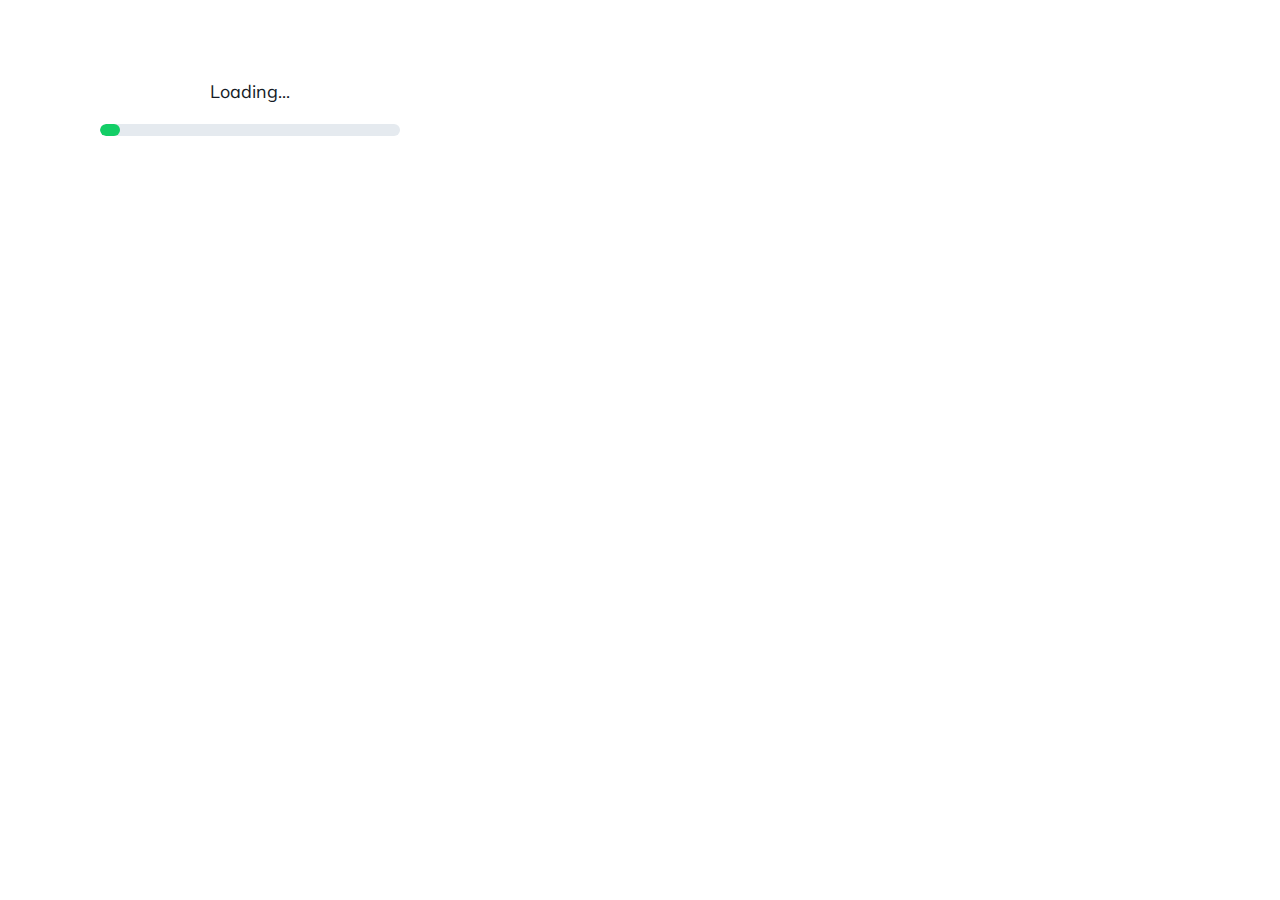
<file: animation/index.html>
<!DOCTYPE html>
<html lang="en">
    <head>
        <meta charset="UTF-8" />
        <meta name="viewport" content="width=device-width, initial-scale=1.0" />
        <title>Animation</title>

        <link rel="preconnect" href="https://fonts.googleapis.com" />
        <link rel="preconnect" href="https://fonts.gstatic.com" crossorigin />
        <link
            href="https://fonts.googleapis.com/css2?family=Mulish&display=swap"
            rel="stylesheet"
        />
        <link rel="stylesheet" href="./style.css" />
    </head>
    <body>
        <section class="loading">
            <h1 class="loading-title">Loading...</h1>
            <div class="progress-bar" aria-hidden="true">
                <span class="progress-bar-gauge"></span>
            </div>
        </section>
    </body>
</html>
</file>
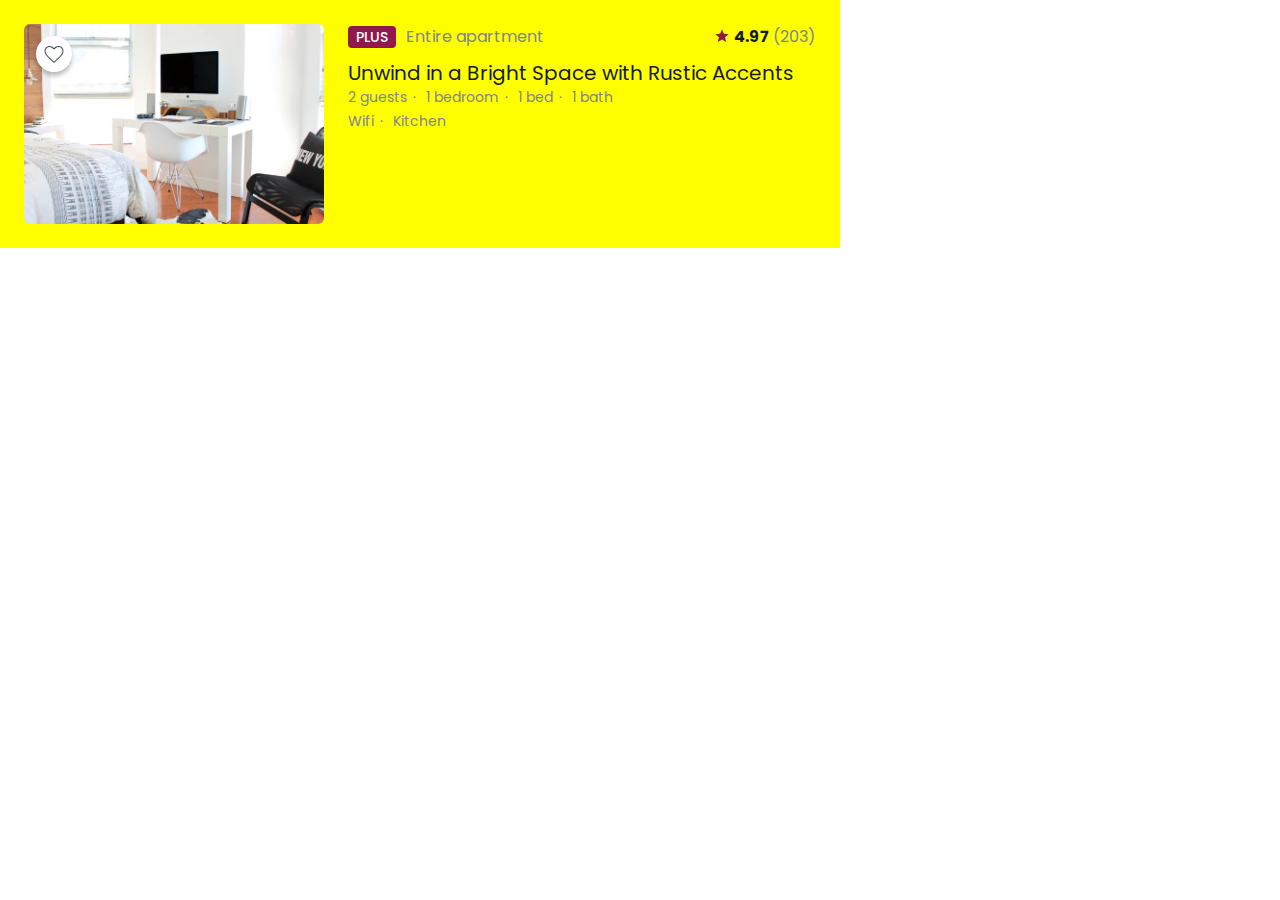
<file: background/index.html>
<!DOCTYPE html>
<html lang="en">
    <head>
        <meta charset="UTF-8" />
        <meta name="viewport" content="width=device-width, initial-scale=1.0" />
        <title>Background</title>
        <link rel="preconnect" href="https://fonts.googleapis.com" />
        <link rel="preconnect" href="https://fonts.gstatic.com" crossorigin />
        <link
            href="https://fonts.googleapis.com/css2?family=Poppins:wght@300;400;500&display=swap"
            rel="stylesheet"
        />
        <link rel="stylesheet" href="./style.css" />
        <!-- <link rel="stylesheet" href="./font.css" /> -->
    </head>
    <body>
        <article class="card">
            <div class="card-image">
                <button
                    type="button"
                    class="like-button"
                    aria-label="Like this property"
                ></button>
                <!-- <img/> 대신 background-image를 활용해서 스타일 해보세요!  -->
                <!-- <img src="./assets/img-house.jpg" alt="Seoul AirBnB, hosted by Woohyeon Roh" /> -->
            </div>

            <div class="card-content">
                <header class="card-header">
                    <div class="property-type">
                        <strong
                            class="plus-badge fs-fourteen fw-medium fc-white"
                            >Plus</strong
                        >
                        <span class="fs-sixteen fw-regular fc-light-grey"
                            >Entire apartment</span
                        >
                    </div>

                    <div class="property-rate">
                        <strong
                            class="fs-sixteen fw-regular fc-black"
                            aria-label="Review: 4.97"
                        >
                            4.97
                        </strong>
                        <span
                            class="fs-sixteen fw-regular fc-light-grey"
                            aria-label="Total 203 reviews"
                            >(203)</span
                        >
                    </div>
                </header>

                <h1 class="card-title fs-twenty fw-regular fc-black">
                    Unwind in a Bright Space with Rustic Accents
                </h1>

                <div class="card-detail">
                    <dl
                        class="property-detail fs-fourteen fw-regular fc-light-grey"
                    >
                        <div>
                            <dt class="sr-only">Rooms and beds</dt>
                            <dd>
                                <span>2 guests</span>
                                <span>1 bedroom</span>
                                <span>1 bed</span>
                                <span>1 bath</span>
                            </dd>
                        </div>

                        <div>
                            <dt class="sr-only">Amenities</dt>
                            <dd>
                                <span>Wifi</span>
                                <span>Kitchen</span>
                            </dd>
                        </div>
                    </dl>
                </div>
            </div>
        </article>
    </body>
</html>
</file>
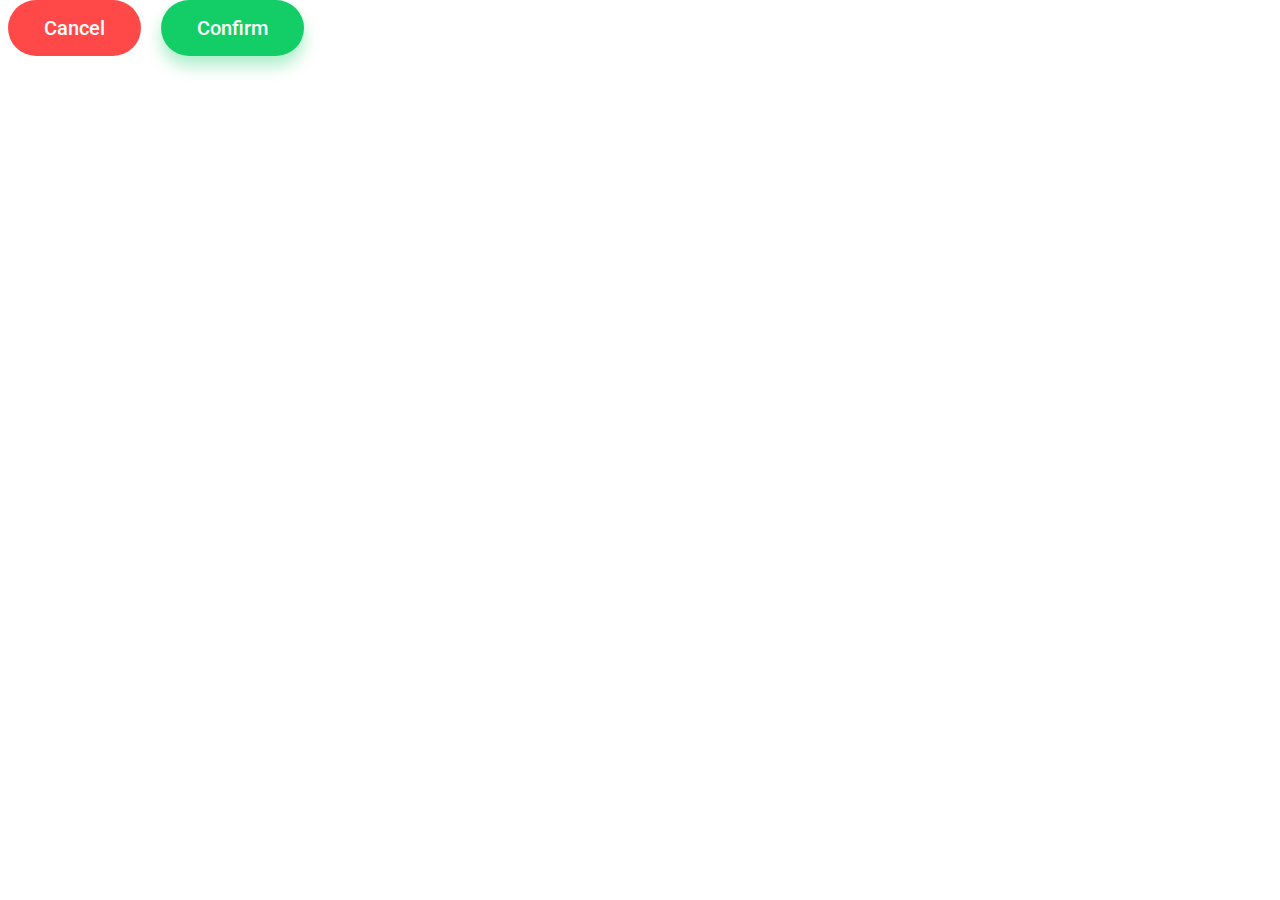
<file: box-shadow/index.html>
<!DOCTYPE html>
<html lang="en">
    <head>
        <meta charset="UTF-8" />
        <meta http-equiv="X-UA-Compatible" content="IE=edge" />
        <meta name="viewport" content="width=device-width, initial-scale=1.0" />
        <title>Box Shadow</title>
        <link rel="preconnect" href="https://fonts.googleapis.com" />
        <link rel="preconnect" href="https://fonts.gstatic.com" crossorigin />
        <link
            href="https://fonts.googleapis.com/css2?family=Roboto:wght@500&display=swap"
            rel="stylesheet"
        />
        <link rel="stylesheet" href="style.css" />
    </head>
    <body>
        <button type="button" class="cancel-button">Cancel</button>
        <button type="button" class="confirm-button">Confirm</button>
    </body>
</html>
</file>
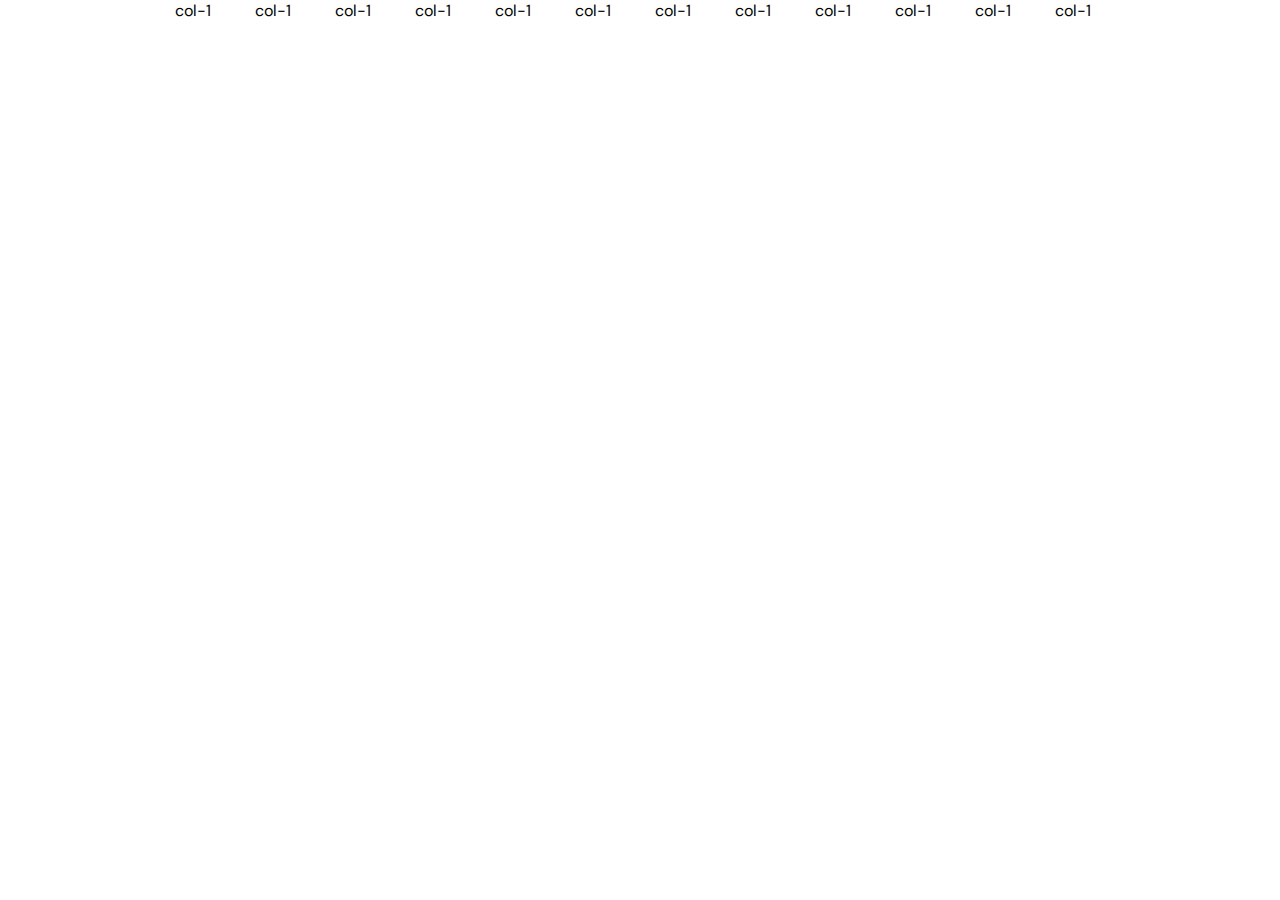
<file: Final_project/index.html>
<!DOCTYPE html>
<html lang="en">
    <head>
        <meta charset="UTF-8" />
        <meta http-equiv="X-UA-Compatible" content="IE=edge" />
        <meta name="viewport" content="width=device-width, initial-scale=1.0" />
        <title>Final Project</title>

        <link rel="preconnect" href="https://fonts.googleapis.com" />
        <link rel="preconnect" href="https://fonts.gstatic.com" crossorigin />
        <link
            href="https://fonts.googleapis.com/css2?family=DM+Sans:wght@400;700&display=swap"
            rel="stylesheet"
        />

        <!-- gird 파일이 style 파일보다 먼저 오도록~ -->
        <link rel="stylesheet" href="./grid.min.css" />
        <link rel="stylesheet" href="./style.css" />
    </head>
    <body>
        <div class="container">
            <div class="row">
                <div class="col-1">col-1</div>
                <div class="col-1">col-1</div>
                <div class="col-1">col-1</div>
                <div class="col-1">col-1</div>
                <div class="col-1">col-1</div>
                <div class="col-1">col-1</div>
                <div class="col-1">col-1</div>
                <div class="col-1">col-1</div>
                <div class="col-1">col-1</div>
                <div class="col-1">col-1</div>
                <div class="col-1">col-1</div>
                <div class="col-1">col-1</div>
            </div>
        </div>
    </body>
</html>
</file>
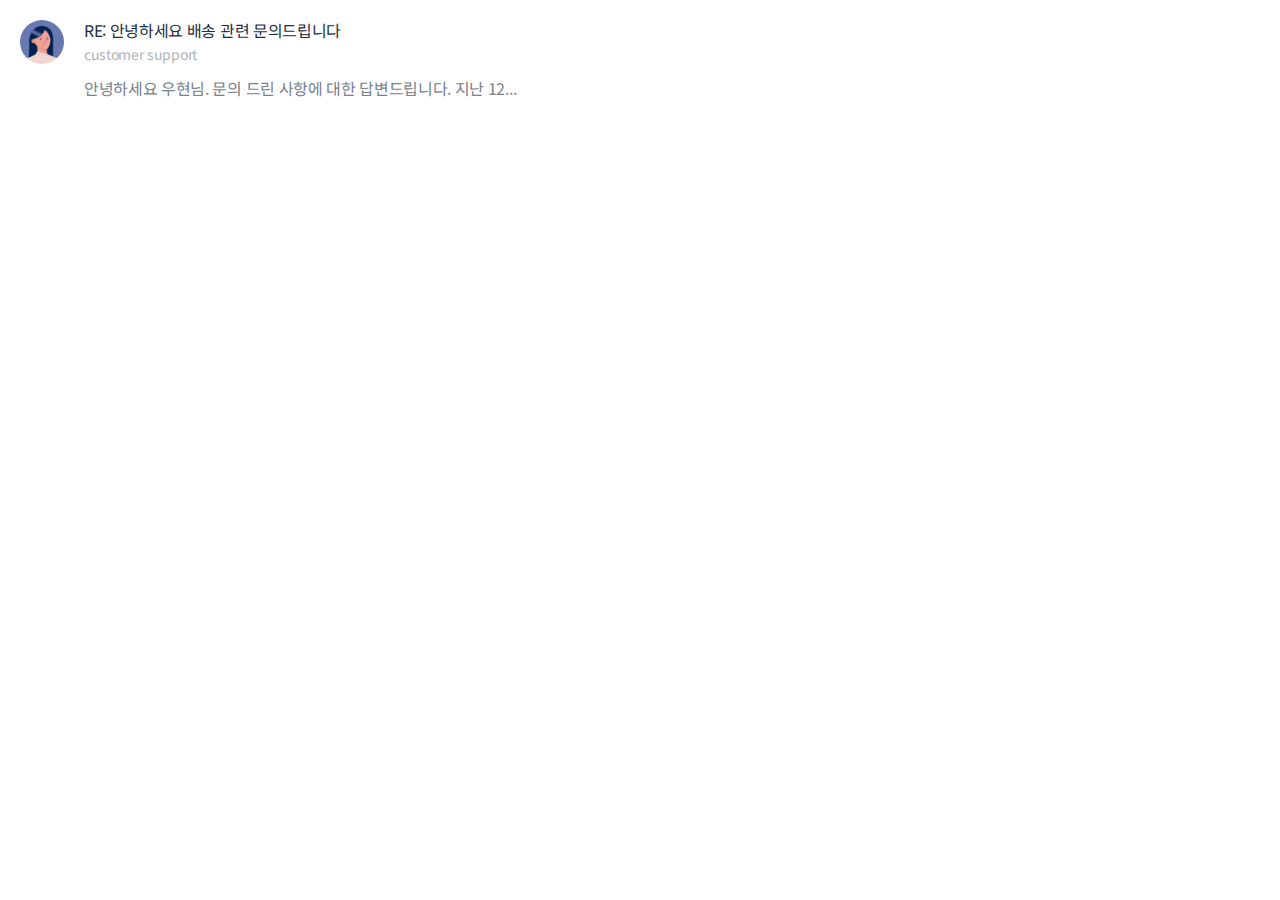
<file: flexbox-2/index.html>
<!DOCTYPE html>
<html lang="ko">
    <head>
        <meta charset="UTF-8" />
        <meta name="viewport" content="width=device-width, initial-scale=1.0" />
        <title>Flexbox 2</title>
        <link
            href="https://fonts.googleapis.com/css?family=Noto+Sans+KR&display=swap"
            rel="stylesheet"
        />
        <link rel="stylesheet" href="./style.css" />
    </head>
    <body>
        <div class="card">
            <img
                src="./assets/user.jpg"
                alt="Customer support"
                class="card-user"
            />
            <div class="card-content">
                <h1>RE: 안녕하세요 배송 관련 문의드립니다</h1>
                <strong> customer support </strong>
                <p>
                    안녕하세요 우현님. 문의 드린 사항에 대한 답변드립니다. 지난
                    12...
                </p>
            </div>
        </div>
    </body>
</html>
</file>
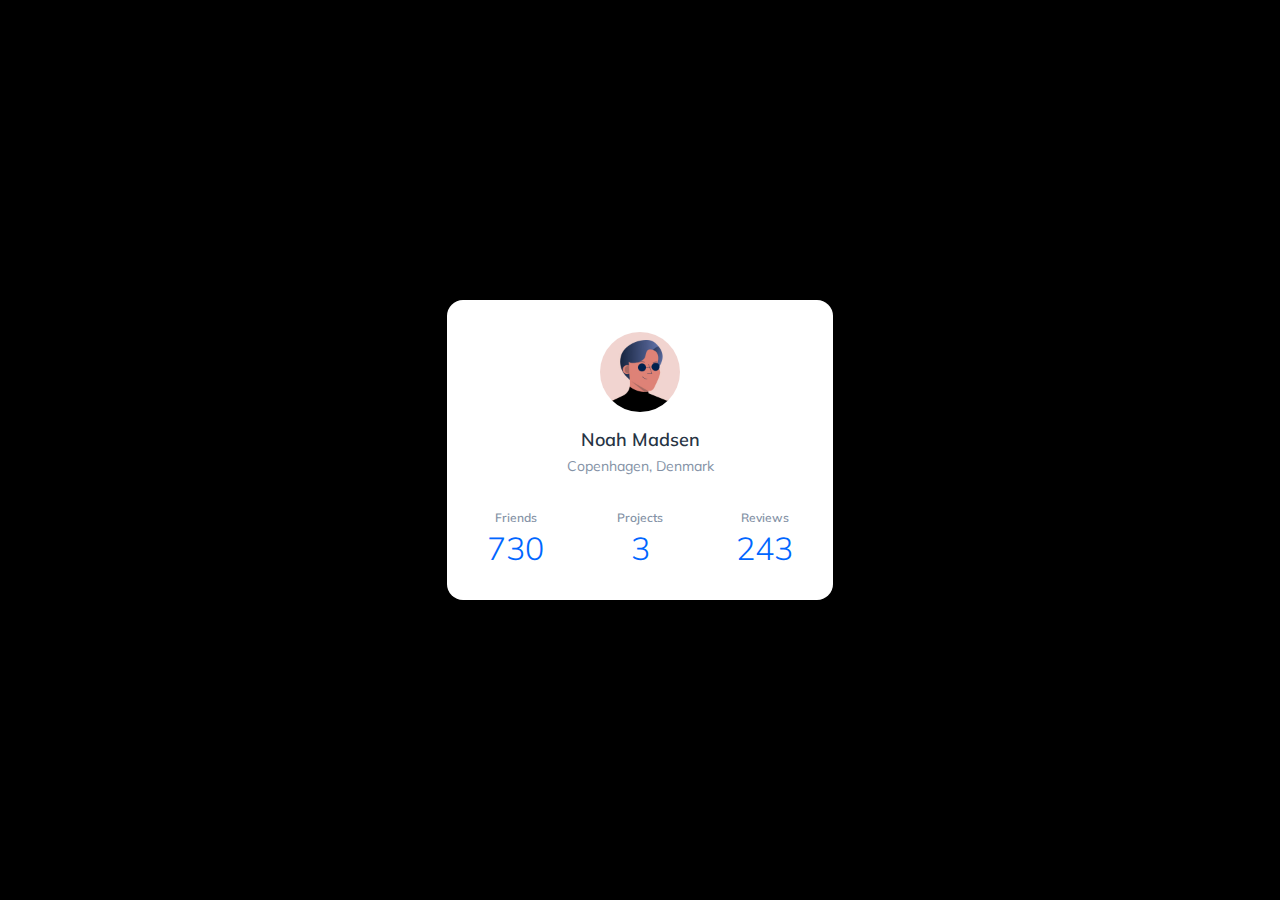
<file: flexbox-3/index.html>
<!DOCTYPE html>
<html lang="en">
    <head>
        <meta charset="UTF-8" />
        <meta name="viewport" content="width=device-width, initial-scale=1.0" />
        <title>Flexbox 3</title>
        <link
            href="https://fonts.googleapis.com/css?family=Muli:300,400,600&display=swap"
            rel="stylesheet"
        />
        <link rel="stylesheet" href="./style.css" />
    </head>
    <body>
        <section class="profile">
            <img
                src="./assets/user.jpg"
                alt="Noah Madsen"
                class="profile-image"
            />
            <h1 class="profile-name">Noah Madsen</h1>
            <p class="profile-location">Copenhagen, Denmark</p>

            <dl class="profile-detail">
                <div class="profile-detail-item">
                    <dt>Friends</dt>
                    <dd>730</dd>
                </div>
                <div class="profile-detail-item">
                    <dt>Projects</dt>
                    <dd>3</dd>
                </div>
                <div class="profile-detail-item">
                    <dt>Reviews</dt>
                    <dd>243</dd>
                </div>
            </dl>
        </section>
    </body>
</html>
</file>
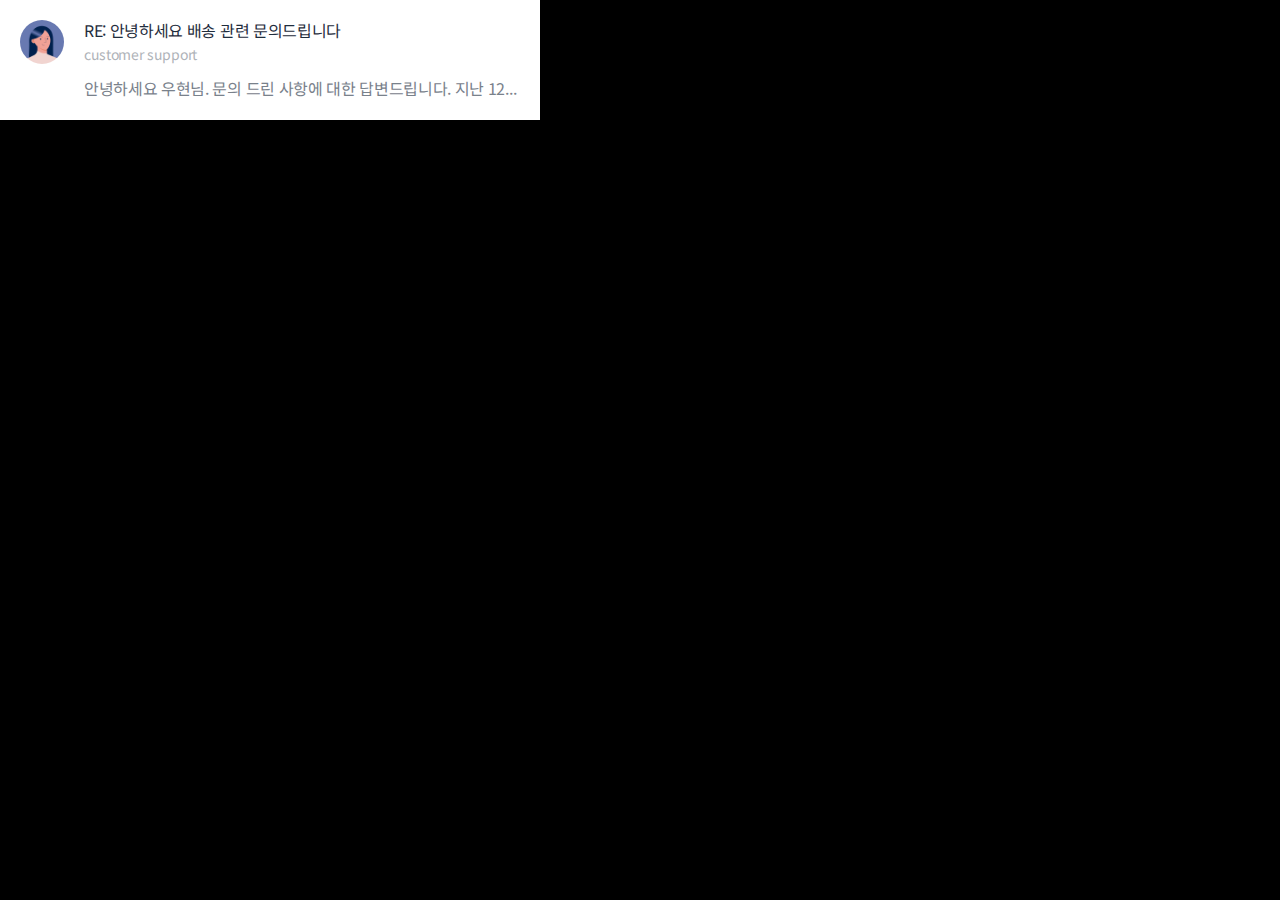
<file: float-2/index.html>
<!DOCTYPE html>
<html lang="ko">
    <head>
        <meta charset="UTF-8" />
        <meta name="viewport" content="width=device-width, initial-scale=1.0" />
        <title>Float 2</title>
        <link
            href="https://fonts.googleapis.com/css?family=Noto+Sans+KR&display=swap"
            rel="stylesheet"
        />
        <link rel="stylesheet" href="./style.css" />
    </head>
    <body>
        <div class="card clearfix">
            <img
                src="./assets/user.jpg"
                alt="Customer support"
                class="card-user"
            />
            <div class="card-content">
                <h1>RE: 안녕하세요 배송 관련 문의드립니다</h1>
                <strong> customer support </strong>
                <p>
                    안녕하세요 우현님. 문의 드린 사항에 대한 답변드립니다. 지난
                    12...
                </p>
            </div>
        </div>
    </body>
</html>
</file>
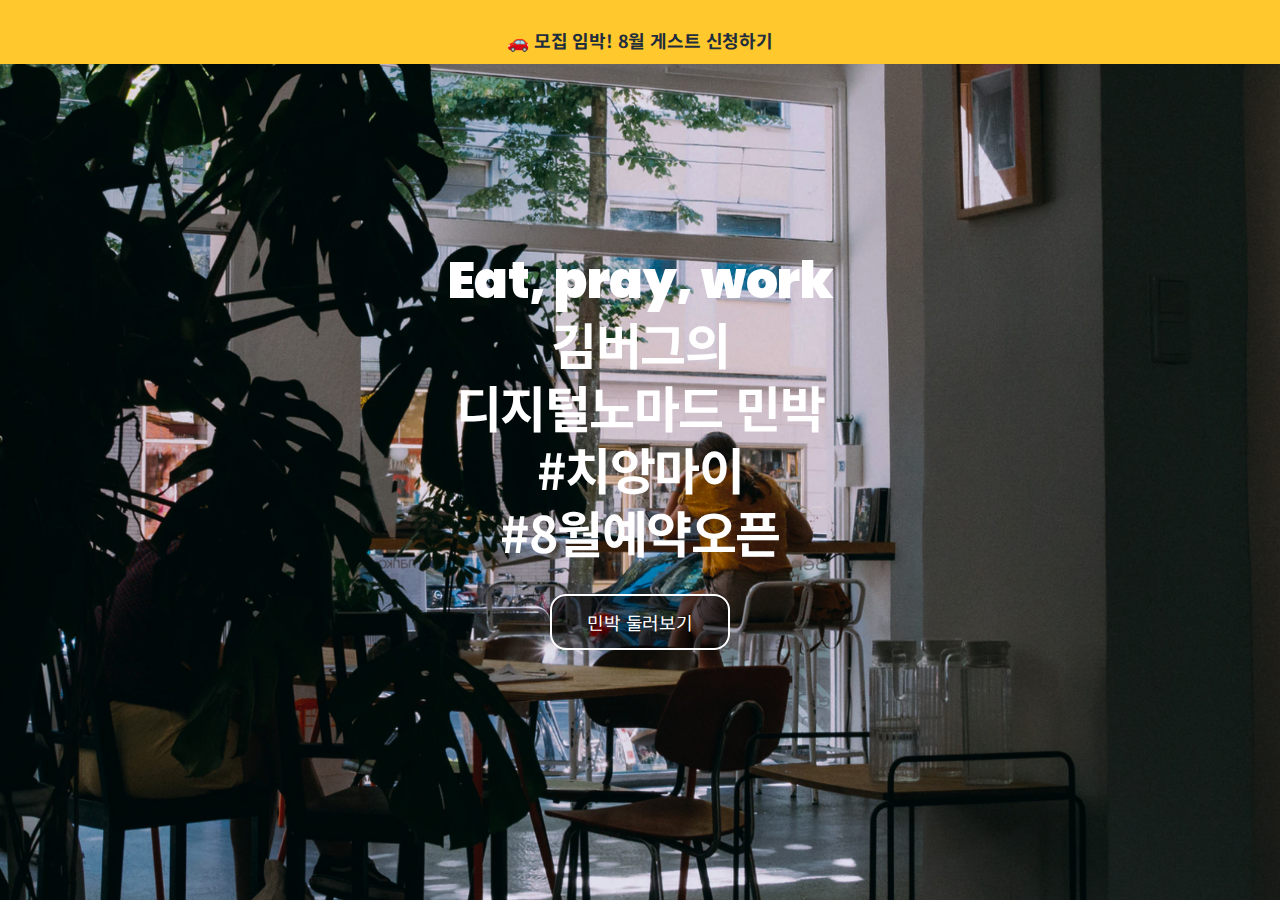
<file: media-query/index.html>
<!DOCTYPE html>
<html lang="ko">
    <head>
        <meta charset="UTF-8" />
        <meta name="viewport" content="width=device-width, initial-scale=1.0" />
        <title>Media Query</title>
        <link
            href="https://fonts.googleapis.com/css2?family=Noto+Sans+KR:wght@700;900&family=Poppins:wght@700&display=swap"
            rel="stylesheet"
        />
        <link rel="stylesheet" href="./style.css" />
    </head>
    <body>
        <aside class="banner">
            <h1 class="banner-title">
                <a href="#"> 🚗 모집 임박! 8월 게스트 신청하기 </a>
            </h1>
        </aside>

        <section class="landing">
            <h1 class="landing-title">
                <strong lang="en">Eat, pray, work</strong>
                김버그의<br />
                디지털노마드 민박<br />
                #치앙마이<br />
                #8월예약오픈
            </h1>
            <a href="#" class="landing-link"> 민박 둘러보기 </a>
        </section>
    </body>
</html>
</file>
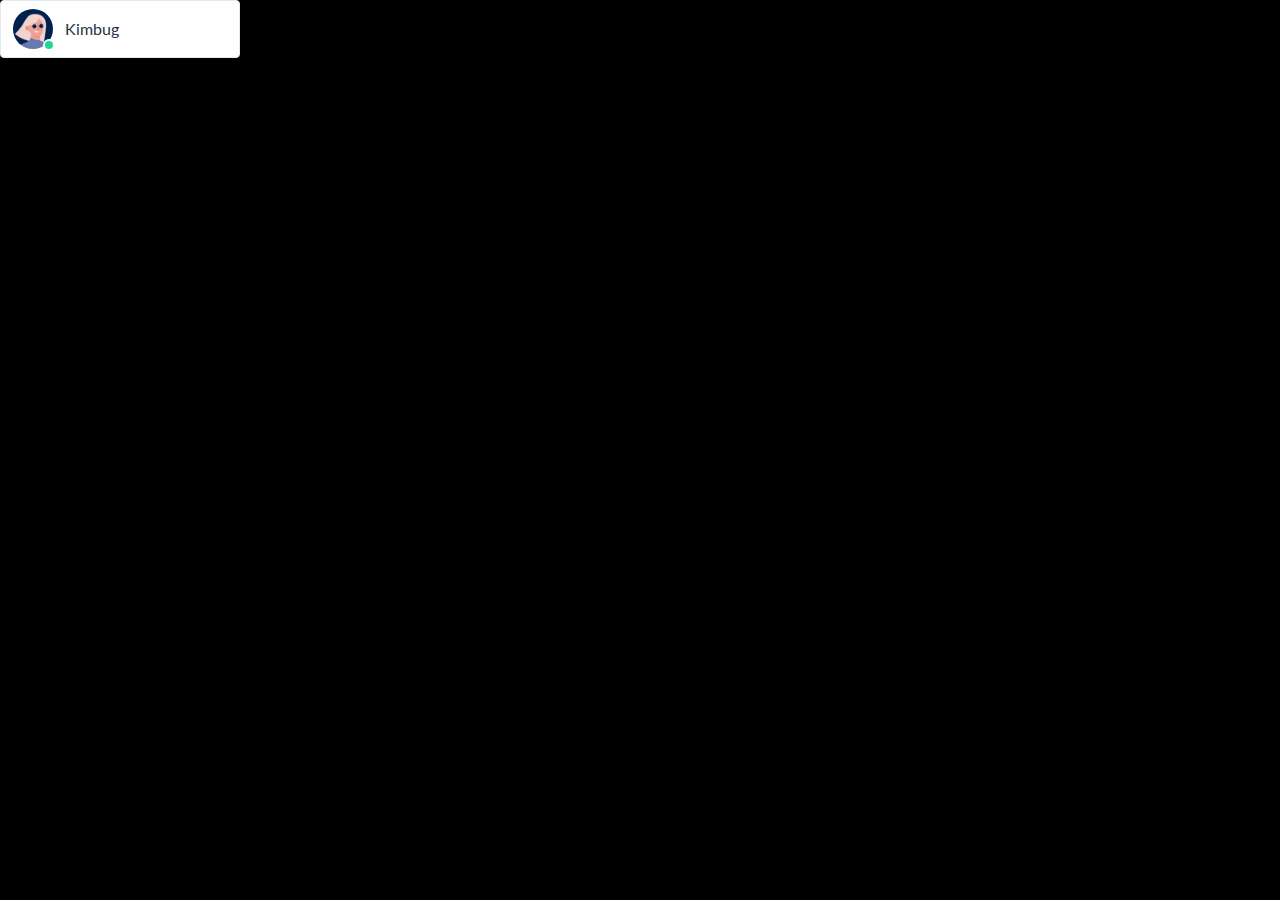
<file: position-1/index.html>
<!DOCTYPE html>
<html lang="en">
    <head>
        <meta charset="UTF-8" />
        <meta name="viewport" content="width=device-width, initial-scale=1.0" />
        <title>Position 1</title>
        <link
            href="https://fonts.googleapis.com/css?family=Lato&display=swap"
            rel="stylesheet"
        />
        <link rel="stylesheet" href="./style.css" />
    </head>
    <body>
        <div class="user-card">
            <div class="user-photo">
                <img src="./assets/user.jpg" alt="Kimbug" />
                <span class="user-status" aria-label="Active"></span>
            </div>
            <h1 class="user-name">Kimbug</h1>
        </div>
    </body>
</html>
</file>
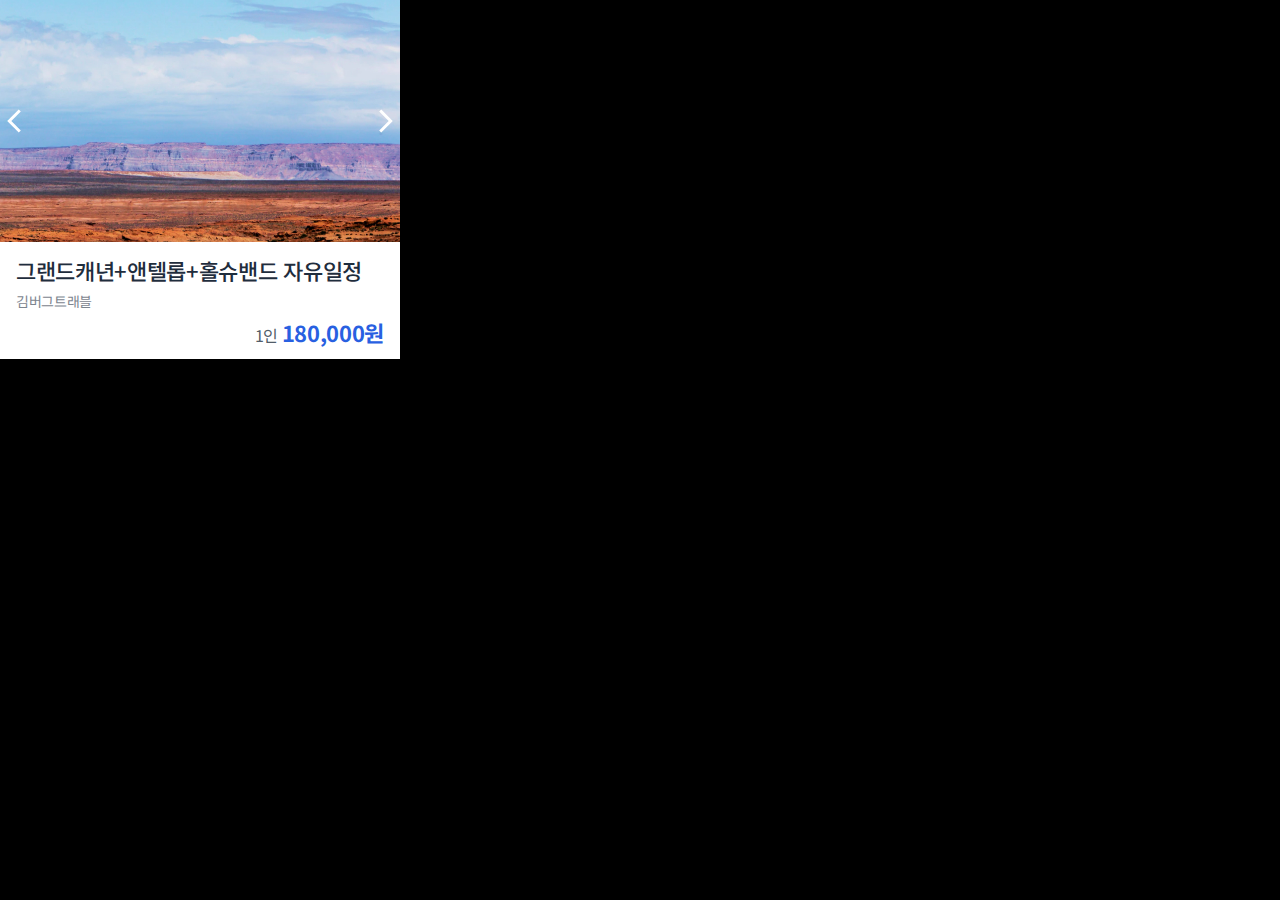
<file: position-2/index.html>
<!DOCTYPE html>
<html lang="ko">
    <head>
        <meta charset="UTF-8" />
        <meta name="viewport" content="width=device-width, initial-scale=1.0" />
        <title>Position 2</title>
        <link
            href="https://fonts.googleapis.com/css?family=Noto+Sans+KR:400,500,700&display=swap"
            rel="stylesheet"
        />
        <link rel="stylesheet" href="./style.css" />
    </head>
    <body>
        <div class="card">
            <div class="card-carousel">
                <img src="./assets/img-card.jpg" alt="그랜드캐년" />
                <button type="button" aria-label="이전" id="prev"></button>
                <button type="button" aria-label="다음" id="next"></button>
            </div>
            <div class="card-content">
                <h1>그랜드캐년+앤텔롭+홀슈밴드 자유일정</h1>
                <span> 김버그트래블 </span>

                <strong>
                    <span> 1인 </span>
                    180,000원
                </strong>
            </div>
        </div>
    </body>
</html>
</file>
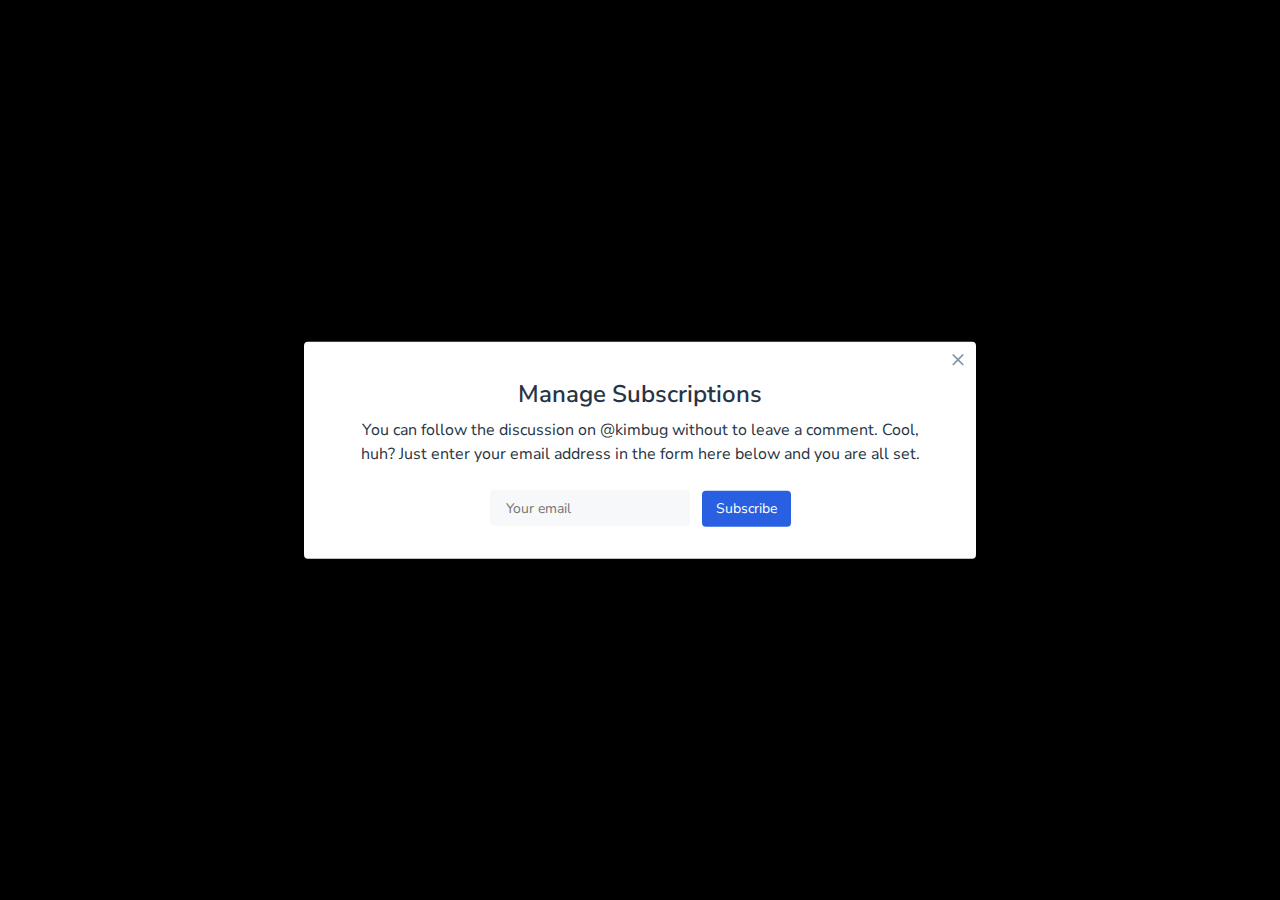
<file: position-3/index.html>
<!DOCTYPE html>
<html lang="en">
    <head>
        <meta charset="UTF-8" />
        <meta name="viewport" content="width=device-width, initial-scale=1.0" />
        <title>Position 3</title>
        <link
            href="https://fonts.googleapis.com/css?family=Nunito+Sans:400,600&display=swap"
            rel="stylesheet"
        />
        <link rel="stylesheet" href="./style.css" />
    </head>
    <body>
        <aside class="modal">
            <h1 class="modal-title">Manage Subscriptions</h1>
            <p class="modal-desc">
                You can follow the discussion on @kimbug without to leave a
                comment. Cool, huh? Just enter your email address in the form
                here below and you are all set.
            </p>
            <div class="input-group">
                <input type="email" placeholder="Your email" />
                <button type="button">Subscribe</button>
            </div>
            <button
                type="button"
                class="close-button"
                aria-label="Close the modal"
            ></button>
        </aside>
    </body>
</html>
</file>
<file: animation/style.css>
/* ▼ WHERE YOUR CODE BEGINS */

* {
    box-sizing: border-box;
    margin: 0;
}

body {
    font-family: "Mulish", sans-serif;
}

.loading {
    display: flex;
    flex-direction: column;
    justify-content: center;
    align-items: center;
    width: 500px;
    height: 216px;
}

.loading-title {
    margin-bottom: 20px;
    font-size: 18px;
    line-height: 1.333333;
    font-weight: 400;
    color: #151b26;
    text-align: center;

    animation-name: flicker;
    animation-duration: 1600ms;
    animation-iteration-count: infinite;
    animation-direction: alternate; /*왕복효과로 더 자연스럽게*/
}

.progress-bar {
    position: relative;
    width: 300px;
    height: 12px;
    border-radius: 100px;
    background-color: #e5eaef;

    /* 게이지바가 회색영역을 넘어가면 가려버려! */
    overflow: hidden;
}

.progress-bar-gauge {
    position: absolute;
    top: 0;
    left: 0;
    width: 20px;
    height: 12px;
    border-radius: 100px;
    background-color: #13ce66;

    animation-name: loading-bar;
    animation-duration: 5000ms;
    animation-iteration-count: infinite;
    animation-timing-function: ease-out;
}

@keyframes flicker {
    /* 처음에는 불투명도가 1(불투명)이고, 애니메이션이 끝날 때쯤 불투명도가 0(투명)이었으면 좋겠어 */
    from {
        opacity: 1;
    }
    to {
        opacity: 0;
    }
}

@keyframes loading-bar {
    0% {
        width: 0;
        opacity: 1;
    }

    90% {
        width: 100%;
        opacity: 1;
    }

    100% {
        width: 100%;
        opacity: 0;
    }
    /* 애니메이션의 90퍼센트까지는 게이지바를 끝까지 채우고 
    게이지바가 100퍼센트가 됐을 때 투명하게 사라지는 효과st*/
}

/* 
성공한 거 같아!!!!
* {
    box-sizing: border-box;
    margin: 0;
    padding: 0;
}

body {
    background-color: #000;
}

.loading {
    width: 500px;
    height: 216px;
    background-color: #fff;
    margin-left: 10px;
    padding: 80px 100px;
}

.loading .loading-title {
    font-size: 18px;
    font-weight: 400;
    text-align: center;
    margin-bottom: 20px;

    animation: 2000ms ease-in-out infinite alternate blinking;
}

.loading .progress-bar {
    width: 300px;
    height: 12px;

    border-radius: 100px;
    background-color: #e5eaef;
}

.loading .progress-bar .progress-bar-gauge {
    display: block;
    width: 100%;
    height: 100%;

    border-radius: 100px;
    background-color: #13ce66;
    animation: 2000ms ease-in infinite to_green;
}

@keyframes blinking {
    from {
        color: #000;
    }
    to {
        color: #fff;
    }
}

@keyframes to_green {
    from {
        width: 0%;
        background-color: #e5eaef;
    }
    to {
        width: 100%;
        background-color: #13ce66;
    }
} */
</file>
<file: background/style.css>
.like-button {
    box-shadow: 0px 4px 4px rgba(0, 0, 0, 0.25);
}

* {
    /* 오차 없이 하려면 필수!*/
    box-sizing: border-box;
    margin: 0;
    /* 오차 없이 하려면 필수!*/
}

body {
    font-family: "Poppins", sans-serif;
}

/* 스크린리더(tts같은)를 사용하는 이용자를 위해 써놓은 정보를
디스플레이 상에서는 없앨 때 사용*/
.sr-only {
    /* 
    display: none;
    display 는 상자(Box)를 취급하는 속성.
    none: 이 상자 요소를 없는 취급 해라!
    
    근데 display:none을 사용하면 아~~~예 요소 자체를 없애버려서 스크린리더의 역할을 하지 못함
    그래서 position:absolute 로 아예 요소를 붕 띄워서 없는 것처럼 보이게 함*/
    position: absolute;
    /*확인사살용*/
    z-index: -100;
    width: 1px; /*가로 세로 하나라도 0px 주면 display:none처럼 스크린리더가 안 읽어줌*/
    height: 1px;
    overflow: hidden;
    opacity: 0;
    /*확인사살용*/
}

.card {
    display: flex;
    width: 840px;
    padding: 24px;

    background-color: yellow;
}

.card-image {
    position: relative; /*버튼 땜에 기준점 만들어 주는거*/

    width: 300px;
    height: 200px;
    border-radius: 6px;
    background-image: url("./asstes/img-house.jpg");
    background-repeat: no-repeat;
    background-position: center center;
    background-size: cover;
    overflow: hidden;

    margin-right: 24px;
}

.card-image .like-button {
    width: 36px;
    height: 36px;
    border: none;
    border-radius: 50%;
    background-color: #fff;
    background-image: url("./asstes/icon-favorite.svg");
    background-size: 24px 24px;
    background-position: center center;
    background-repeat: no-repeat;

    /*커서 누르는 모양 내기*/
    cursor: pointer;

    /*부모를 기준으로 위치 정하기*/
    position: absolute;
    top: 12px;
    left: 12px;
}

/*현재 card-content의 width 길이 = 제일 긴 자식 요소의 길이(Unwind in a Bright Space with Rustic Accents 이 부분)
    아래의 설정으로 width 넓혀줌*/
.card-content {
    flex-grow: 1;
    /*0이면 크기를 키우지 않겠다. 1은 남는 영역이 있으면 크기를 키우겠다*/
}

.card-header {
    display: flex;
    justify-content: space-between;
    align-items: center;

    margin-bottom: 8px;
}

.plus-badge {
    /* inline-block은 
        inline처럼 가로로 흐르고
        block처럼 width & height 값을 부여할 수 있다 
        단, inline-block을 사용하면 margin 부여안했는데도 살짝 여백 생김*/
    display: inline-block;

    /* 글자 PLUS에게 패딩을 주기*/
    padding: 1px 8px;

    /* PLUS와  Entire apartment 간격 띄우기*/
    margin-right: 6px;

    /*소문자 -> 대문자 변환*/
    text-transform: uppercase;

    border-radius: 4px;
    font-size: 14px;
    font-weight: 500;
    line-height: 1.428571428571429; /* 20 / 14 */
    color: #fff;
    background-color: #92174d;
}

.property-type span {
    font-size: 16px;
    line-height: 1.25;
    color: #7d858f;
}

.property-rate {
    font-size: 16px;
    font-weight: 400;
    line-height: 1.25;
}

.property-rate::before {
    content: ""; /* 가상요소 만들 때 필수!!!!!*/
    display: inline-block; /* 사이즈를 부여하기 위해! */
    width: 16px;
    height: 16px;

    background-image: url("./asstes/icon-star.svg");
    background-repeat: no-repeat;
    background-size: contain;
    background-position: center center;

    /*다른 요소에 영향을 안주고
    자기 자리에서 움직임!*/
    position: relative;
    top: 2px; /*자기 자리 기준으로 위에서 2px 떨어지기*/
}

.property-rate strong {
    color: #151b26;
}

.property-rate span {
    color: #7d858f;
}

.card-title {
    font-size: 20px;
    font-weight: 400;
    line-height: 1.6;
    color: #151b26;
}

.property-detail {
    font-size: 14px;
    line-height: 1.14285714;
    color: #7d858f;
}

/*글자 사이에 · <- 삽입하기*/
.property-detail dd span::after {
    /* 각 span 이 끝나기 전에 가상요소를 부여한다*/
    content: "·";
    /* · 양 옆에 공백 넣기( 가상 요소는 inline이라 위아래 마진은 못 주지만 좌우 마진은 줄 수 있다~)*/
    margin: 0 6px;
}

/*1 bath와 kitchen 오른쪽에는 · 을 넣지 않도록*/
.property-detail dd span:last-child::after {
    /*ㄴ ==> property-detail안에 있는 dd 안에 있는 span의
    마지막 친구(last-child)의 끝에 */
    content: "";
}

/*.property-detail div:first-child: 63번째 줄을 뜻함*/
.property-detail div:first-child {
    margin-bottom: 8px;
}

/*
내 코드
매우 잘한듯 ㅎ
글씨 없애는 거 빼고

.like-button {
    width: 36px;
    height: 36px;
    box-shadow: 0px 4px 4px rgba(0, 0, 0, 0.25);
    background-image: url(./asstes/icon-favorite.svg);
    background-repeat: no-repeat;
    background-position: center center;
    background-color: #fff;
    border-radius: 50%;
    border: none;
}

* {
    box-sizing: border-box;
    margin: 0;
    
}

body {
    background-color: #000;
}

.card {
    width: 840px;

    background-color: #fff;

    display: flex;

    padding: 24px;

}

.card-image {
    width: 300px;
    height: 200px;
    background-position: center center;
    background-repeat: no-repeat;
    background-image: url(./asstes/img-house.jpg);
    background-size: cover;
    border-radius: 6px;

    margin-right: 24px;
}

.card-header{
    display: flex;
    flex-wrap: nowrap;
    justify-content: space-between;

    margin-bottom: 9px;
}

.property-type{
    display: flex;
}

.plus-badge {
    display: block;
    width: 48px;
    height: 22px;
    background-color: #92174d;
    border-radius: 4px;
    text-align: center;
    font-size: 14px;
    text-transform: uppercase;

    margin-right: 8px;
}

.card-title {
    margin-bottom: 16px;
} */
</file>
<file: background/font.css>
/*내가 직접 만든거!*/

body {
    font-family: "Poppins", sans-serif;
}

/* font size*/
.fs-fourteen {
    font-size: 14px;
}

.fs-sixteen {
    font-size: 16px;
}

.fs-twenty {
    font-size: 20px;
}

/* font weight */
.fw-regular {
    font-weight: 400;
}

.fw-medium {
    font-weight: 500;
}

/* font color */
.fc-white {
    color: #fff;
}

.fc-light-grey {
    color: #7d858f;
}

.fc-black{
    color: #151B26;
}
</file>
<file: box-shadow/style.css>
* {
    box-sizing: border-box;
    margin: 0;
}

button {
    display: inline-flex;
    justify-content: center;
    align-items: center;
    height: 56px;
    padding: 0 36px;
    border: none;
    border-radius: 50px;
    margin: 0 8px;
    font-family: "Roboto", sans-serif;
    font-size: 20px;
    font-weight: 500;
    color: #fff;
    cursor: pointer;
}

button:focus,
button:active {
    outline: none;
}

.cancel-button {
    background-color: #ff4949;

    transition: box-shadow 250ms ease-in;
}

.cancel-button:hover {
    /*x축으로의이동, y축으로의이동, 흐린정도, 그림자사이즈, 색상 */
    box-shadow: 0 10px 16px 0 rgba(255, 73, 73, 0.35);
}

.confirm-button {
    background-color: #13ce66;
    /*x축으로의이동, y축으로의이동, 흐린정도, 그림자사이즈, 색상 */
    box-shadow: 0 10px 16px 0 rgba(19, 206, 102, 0.35);
}
</file>
<file: flexbox-2/style.css>
* {
    box-sizing: border-box;
    margin: 0;
}

body {
    font-family: "Noto Sans KR", sans-serif;
    letter-spacing: -0.02em;
}

h1 {
    font-size: 16px;
    font-weight: 400;
    color: #1f2d3d;
    line-height: 1.25;
}

strong {
    font-size: 14px;
    font-weight: 400;
    color: #afb3b9;
    line-height: 1.4285714286;
}

p {
    font-size: 16px;
    color: #79818b;
    line-height: 1.5;
}

.card {
    padding: 20px;
    background-color: #fff;

    display: flex;
    /*기본값이라 굳이 안 넣은 것들
    flex-direction: row;
    flex-wrap: nowrap;
    justify-content: flex-start;

    card의 width 크기를 500px 정도로 조정하고
    card-user의 margin-right값을 없앤다면
    justify-content: space-between으로 이미지와 card-content 간격을 띄워줄 수도 있음.
    */
}

.card-user {
    width: 44px;
    height: 44px;
    border-radius: 50%;
    margin-right: 20px;
}

.card-content {
}

.card-content h1 {
    margin-bottom: 4px;
}

.card-content strong {
    display: block;
    margin-bottom: 12px;
}

/* ▼ WHERE YOUR CODE BEGINS */
</file>
<file: flexbox-3/style.css>
* {
    box-sizing: border-box;
    margin: 0;
}

body {
    font-family: "Muli", sans-serif;
    color: #273444;

    background-color: #000;
}

.profile-name {
    font-size: 18px;
    font-weight: 600;
    line-height: 1.3333333333;
}

.profile-location {
    font-size: 14px;
    line-height: 1.4285714286;
    color: #8492a6;
}

.profile-detail dt {
    font-size: 12px;
    font-weight: 600;
    line-height: 1.6666666667;
    color: #8492a6;
}

.profile-detail dd {
    font-size: 32px;
    font-weight: 300;
    line-height: 1.25;
    color: #0066ff;
}

/* ▼ WHERE YOUR CODE BEGINS */

body{
    background-color: #000;
    width: 100;
    height: 100vh;

    display: flex;
    justify-content: center;
    align-items: center;

}

.profile {
    width: 386px;
    /*height 값은 굳이 안줘도 되는구낭..? 개발자 맘인가?*/
    background-color: #fff;

    display: flex;
    flex-direction: column;
    flex-wrap: nowrap;
    align-items: center;

    padding: 32px 40px;
    background-color: #fff;
    border-radius: 16px;
}

.profile-image {
    display: block;
    width: 80px;
    height: 80px;
    border-radius: 50%;
    margin-bottom: 16px;
}

.profile-name {
    margin-bottom: 4px;
}

.profile-location {
    margin-bottom: 32px;
}

.profile-detail {
    display: flex;
    flex-direction: row;
    flex-wrap: nowrap;
    justify-content: space-between;
    align-items: center;

    width: 100%;
    text-align: center;
}

/* 
내코드~~~~~ 거의 성공!!

.profile {
    width: 386px;
    height: 304px;
    border-radius: 16px;
    background-color: #fff;

    display: flex;
    flex-direction: column;
    flex-wrap: nowrap;
    align-items: center;

    padding: 32px 40px;
}

.profile-image {
    display: block;
    width: 80px;
    height: 80px;
    border-radius: 50%;

    margin-bottom: 16px;
}

.profile-location {
    margin-bottom: 32px;
}

/* 얘네 셋이 떨어뜨리는 것만 실패함 ㅠㅠ <-- width값이 작아서 그런 거였어!!!
.profile-detail {
    display: flex;
    flex-direction: row;
    flex-wrap: nowrap;
    justify-content: space-between;

    width: 100%;
    text-align: center;
} */
</file>
<file: float-2/style.css>
* {
    box-sizing: border-box;
    margin: 0;
}

body {
    height: 100vh;
    background-color: black;
    font-family: "Noto Sans KR", sans-serif;
    letter-spacing: -0.02em;
}

h1 {
    font-size: 16px;
    font-weight: 400;
    color: #1f2d3d;
    line-height: 1.25;
}

strong {
    font-size: 14px;
    font-weight: 400;
    color: #afb3b9;
    line-height: 1.4285714286;
}

p {
    font-size: 16px;
    color: #79818b;
    line-height: 1.5;
}

/* ▼ WHERE YOUR CODE BEGINS */

/* 내가 작성한 코드*/
/* .card {
    width: 531px;

    overflow: hidden;
}

.card img { <-- 클래스명이 있으니 클래스를 응용해야지!!
    width: 44px;
    height: 44px;
    border-radius: 50%;

    float: left;
    margin: 20px;
}

.card.card-content {
    float: left;

    padding-top: 20px;
}

.card.card-content h1 {
    display: inline;
    margin-top: 20px; 
} */

/*
    강사님 코드 시작~
*/

/*미리 작성해놓고 필요한 부분에 클래스명인 clearfix를 넣어주며 사용!*/
.clearfix::after {
    content: "";
    clear: both;
    display: block;
}
/*clear를 주는 기준은? : float된 요소들의 부모에게!*/

.card {
    background-color: white;
    padding: 20px;
    max-width: 540px;
}

.card-user {
    width: 44px;
    height: 44px;
    border-radius: 50%;
    margin-right: 20px;
}

/*왜 .card.card-content로 하면 안먹히는 거지??! .클래스.클래스는 언제쓰이는 걸까 */
.card-content h1 {
    margin-bottom: 4px;
}

.card-content strong {
    display: block;
    margin-bottom: 12px;
}

.card-user,
.card-content {
    float: left;
    /*float을 사용하면 요소들이 inline에서(or something) block으로 바뀜*/
}
</file>
<file: media-query/style.css>
* {
    box-sizing: border-box;
    margin: 0;
}

body {
    font-family: "Noto Sans KR", sans-serif;
    letter-spacing: -0.01em;
}

a {
    text-decoration: none;
}

.landing {
    background-image: url("./assets/img-bg.jpg");
    background-size: cover;
    background-position: center center;
    background-repeat: no-repeat;
}

.landing-title {
    line-height: 1.25;
    letter-spacing: -0.03em;
    color: #fff;
}

.landing-title strong {
    display: block;
    font-family: "Poppins", sans-serif;
    letter-spacing: -0.01em;
}

.landing-link {
    line-height: 1;
    color: #fff;
}

.banner-title a {
    color: #1f2d3d;
}

/* ▼ WHERE YOUR CODE BEGINS */
/*모바일 버전 시작*/
.banner {
    width: 100%;

    /* 부모는 자식의 높이 값을 저절로 갖게 되기 때문에
    자식인 banner-title a 에 height 64px을 주었으니
    banner의 height:64px 은 굳이 필요하지 않음!*/
    height: 64px;

    background-color: #ffc82c;

    /*배너 밑으로 내리기*/
    /* viewport를 기준으로 하는 fixed*/
    /*fixed는 스크롤을 해도 배너가 사라지지 않고 화면에 딱붙어 있음*/
    position: fixed;
    bottom: 0;
    left: 0;
}

.banner-title a {
    font-size: 18px;

    /*앵커는 inline임. 정렬을 위해서 flex로 바꿈~*/
    display: flex;
    justify-content: center;
    align-items: center;

    /*a가 딱 글자만큼만 차지하고 있기 때문에 높이 조절*/
    height: 64px;
    width: 100%;
}

.landing {
    /*위쪽에 몰려있던 배경이미지를 꽉 채우기*/
    width: 100%;
    height: 100vh;

    padding: 0 20px; /*글에만 패딩이 들어가고 배경인 사진에는 패딩이 안들어가네?? 그냥 bgc 같은 건가*/

    /*landing-title/link 세로로 가운데 정렬하기
      세로로 정렬할거니까 방향을 세로(column)으로
      Main축의 방향이 (위에서 아래)로 바뀌었으니까 justify-content 사용*/

    display: flex;
    flex-direction: column;
    justify-content: center;
    align-items: flex-end; /*왼쪽에 있던 문단 오른쪽으로 옮기기*/
}

.landing-title {
    /*landing-link랑 간격 띄우기*/
    margin-bottom: 24px;

    /*글자 오른쪽 정렬*/
    text-align: right;
}

.landing-link {
    width: 160px;
    height: 52px;
    font-size: 15px;

    border: 2px solid #fff;
    border-radius: 16px;

    /*a는 inline이라 width와 height가 먹지 않음! block으로 바꾸면 되지만,!
    여기서는 flex를 쓸거니까 flex~*/
    display: flex;
    justify-content: center;
    align-items: center;

    /*배경에 투명도 주기. 마지막 0.5가 투명도 자리*/
    background-color: rgb(0, 0, 0, 0.5);
}
/*모바일 버전 끝*/

/*데스크탑 버전 시작*/
/* 가로 사이즈가 768px 이상이 되는 순간부터 화면을 이렇게 보이겠다~*/
@media screen and (min-width: 768px) {
    .banner {  
        /*모바일 버전에서 부여했던 bottom: 0 을 무력화시키기 위해
        left는 변화 없이니까 그대로 두기
        position: fixed; <-- 얘도 그대로니까 굳이 쓸 필요 x*/ 
        top: 0;
        bottom: auto; 
    }

    .banner-title a {
        height: 80px;
    }

    .landing {
        /* 바뀐 게 없으니까 바뀐 애만! 
        display: flex;
        justify-content: center;  */
        align-items: center;
    }

    .landing-title {
        font-size: 50px;
        text-align: center;

        /*landing-link랑 간격 띄우기*/
        margin-bottom: 32px;

    }

    .landing-link {
        width: 180px;
        height: 56px;
        font-size: 18px;
    }
}
/*데스크탑 버전 끝*/

/*
강사님 코드 끝
*/

/* 내 코드
@media screen and (min-width: 376px) {
    .banner {
        position: relative;
    }

    .banner .banner-title {
        display: flex;
        flex: absolute;
        flex-direction: row;
        flex-wrap: nowrap;

        display: block;
        padding: 28px 633px;
        background-color: #ffc82c;
        text-align: center;
        font-size: 18px;
    }

    .banner .banner-title a {
        width: 100%;
        padding: 0 50px;
    }

    .landing .landing-title {
        text-align: center; /*block인데 text-align 되넹?
        padding-top: 169px;
    }
}


@media screen and (max-width: 375px){
    .body{
        display: flex;
    }

    .banner {
        justify-content: flex-end;
    }

    .banner .banner-title {
        background-color: #ffc82c;
        text-align: center;
        font-size: 18px;
    }
} */
</file>
<file: position-1/style.css>
* {
    box-sizing: border-box;
    margin: 0;
}

body {
    font-family: "Lato", sans-serif;
    background-color: black;
}

h1 {
    font-size: 16px;
    font-weight: 400;
    line-height: 1.5;
    color: #273444;
}

/* ▼ WHERE YOUR CODE BEGINS */

/* 강사님 코드 시작*/

.user-card {
    width: 240px;
    padding: 8px 12px;
    border: 1px solid #e5eaef;
    border-radius: 4px;
    background-color: #fff;
}

.user-card::after {
    clear: left;
    content: ""; /*가상요소(::after)에 필수*/
    display: block; /*clear에 필수, float 요소에 영향을 안받기 위해 */
}

.user-photo,
.user-name {
    float: left;
}

.user-photo {
    margin-right: 12px;
    position: relative;
}

.user-photo img {
    /*원래 inline은 width와 height 안 먹는데 img만은 예외임!
    BUT, 확실히 명시하기 위해 block을 추가 해줌~ */
    display: block;
    width: 40px;
    height: 40px;
    border-radius: 50%;
}

.user-status {
    /*디자인 시안에 따르면 border:2px, 그 안의 동그라미 8px이므로
    동그라미의 크기를 12px * 12px로 해야함!
    왜냐? 위에서 box-sizing을 border-box로 했으니까~ 
    border-box는 12px 안에서 스트로크 크기를 할당하기 때문
    
    이게 불편하면,
    box-sizing: content-box; 얘를 추가하고
    width: 8px;
    height: 8px;
    이렇게 하면 됩니다뤼~
    */
    width: 12px;
    height: 12px;
    border: 2px solid white;
    border-radius: 50%;
    background-color: #21d891;

    /*여기까지 작성했는데도 동그라미가 보이지 않음
    -> 아, span이 inline이라 width와 height가 안먹는구나!, 하고 깨달아야함*/
    display: block; /*아래 position: absolute때문에 block이 돼서 지워도 됨!*/
    position: absolute; /*자신의 조상(position: static이 아닌)이 기준점*/
    right: -2px;
    bottom: -2px;
}

.user-name {
    padding: 8px 0; /*padding과 margin 정말 헷갈린다..*/
}
/*강사님 코드 끝 */

/*내 코드 시작
-- 유저사진에 active 겹치게 하는 거 실패 ㅠ
.user-card {
    background-color: white;
    border-radius: 4px;

    margin: 5px;
}

.user-card::after {
    content: "";
    clear: left;
    display: block;
}

.user-photo,
.user-name {
    float: left;
}

.user-photo {
    position: relative;

    z-index: 1;
}

.user-photo img {
    width: 40px;
    height: 40px;
    border-radius: 50%;

    margin: 8px 12px;
}

.user-status {
    width: 8px;
    height: 8px;
    background-color: #21d891;
    border-radius: 50%;
    border: 2px solid white;

    z-index: 2;
    position: absolute; <- 안보였던 동그라미가 absolute를 씀으로써 inline-> block으로 상승해서 보이게 됨
    top: 48px;
    left: 52px;
}

.user-name {
    margin-top: 16px;
    margin-bottom: 16px;
}

내 코드 끝*/
</file>
<file: position-2/style.css>
* {
    box-sizing: border-box;
    margin: 0;
}

body {
    font-family: "Noto Sans KR", sans-serif;
    letter-spacing: -0.02em;

    background-color: black;
}

h1 {
    font-size: 22px;
    font-weight: 500;
    color: #1f2d3d;
    line-height: 1.4545454545;
}

span {
    font-size: 14px;
    font-weight: 400;
    color: #7d858f;
    line-height: 1.5;
}

strong {
    font-size: 22px;
    color: #2860e1;
    line-height: 1.0909090909;
}

strong span {
    font-size: 16px;
    font-weight: 400;
    color: #525d69;
    line-height: 1.5;
}

button {
    display: block;
    width: 28px;
    height: 28px;
    border: none;
    background-size: contain;
    background-repeat: no-repeat;
    background-position: center center;
    background-color: transparent;
}

#prev {
    background-image: url(./assets/icon-backward.svg);
}

#next {
    background-image: url(./assets/icon-forward.svg);
}

/* ▼ WHERE YOUR CODE BEGINS */

.card {
    width: 400px;
}

.card-carousel {
    position: relative;
}

.card-carousel img {
    /*img는 부모가 사이즈가 뭐가 됐든 그냥 자기 사이즈 유지하고 있음
    그래서 width:100%를 줘서 부모사이즈를 그대로 부여해주는 것*/
    width: 100%;
    height: auto;

    /*img는 inline이지만 width와 height값을 줄 수 있음. 그래도 약간의 오차가 발생할 수 있으니
    명시적으로 block 처리*/
    display: block;
}

#prev,
#next {
    position: absolute;

    /*기준인 부모. 즉 card-carousel의 top에서 절반인 위치!*/
    top: 50%;

    /*top: 50%; 만으로는 버튼이 완벽하게 시각적으로 가운데에 위치하지 않음
        왜냐? 절반인 부분에서부터 적재가 시작되기 때문에 
        수치상으로는 절반일지라도 시각적으로는 가운데에 위치하지 않아버림

        해결 방법==> transform: translateY(-50%);
        자기의 위치를 기준으로, Y축에서 50%만큼 아래로 내려감
        top의 기준이 부모라면, transform의 기준은 자기 자신임
    */
    transform: translateY(-50%);
}

#prev {
    left: 0;
}

#next {
    right: 0;
}

.card-content {
    padding: 12px 16px;

    background-color: #fff;
}

.card-content h1 {
    margin-bottom: 2px;
}

.card-content strong {
    /*김버그트래블이랑 가로로 붙어있어서 밑으로 떨어뜨리기*/
    display: block;

    /*보통 margin-bottom|top을 쓸 때 둘중 하나만 통일하지만,
    위 요소인 span이 inline이라서 margin-bottom을 쓸 수 없으니 여기에선 margin-top을 씀 */
    margin-top: 8px;

    /*텍스트 우측 정렬*/
    text-align: right;
}

/*내 코드 시작

.clearfix::after{
    content: "";
    clear: both;
    display: block;
}


.card-carousel {
    position: relative;
}

.card-carousel img {
    width: 400px;
    height: 240px;
}

.card-carousel #prev { 
    position: absolute;
    top: 106px;
    left: 0;
}

.card-carousel #next { <-- img에만 width 값을 주면 안되고 cardcarousel에도 width를 넣어야 버튼이 올바르게 기준을 찾지~
    position: absolute;
    top: 106px;
    right: 0;
}

.card-content {
    position: relative;
    width: 400px;
    height: 114px;
    background-color: white;
}

.card-content h1 {
    position: absolute;
    top: 12px;
    left: 16px;
}

.card-content span {
    position: absolute;
    top: 46px;
    left: 16px;
}

.card-content strong {
    position: absolute;
    right: 16px;
    bottom: 12px;
}

내 코드 끝*/
</file>
<file: position-3/style.css>
* {
    box-sizing: border-box;
    margin: 0;
}

body {
    width: 100%;
    height: 100vh;
    font-family: "Nunito Sans", sans-serif;
    color: #273444;
    background-color: #000;
}

input:focus,
input:active,
button:focus,
button:active {
    box-shadow: none;
    outline: none;
}

.modal {
    background-color: #fff;
}

.modal-title {
    font-size: 24px;
    font-weight: 600;
    line-height: 1.6666666667;
}

.modal-desc {
    font-size: 16px;
    line-height: 1.5;
}

.input-group input,
.input-group button {
    font-size: 14px;
    font-family: "Nunito Sans", sans-serif;
    line-height: 1.4285714286;
}

.close-button {
    width: 20px;
    height: 20px;
    border: none;
    background-color: transparent;
    background-image: url(./assets/icon-close.svg);
    background-position: center center;
    background-size: contain;
    background-repeat: no-repeat;
}

/* ▼ WHERE YOUR CODE BEGINS */

.modal {
    padding: 32px 40px; /*안의 모든 컨텐트들의 여백 여기서 한번에 해결~!*/
    border-radius: 4px;

    position: fixed; /*부모가 viewport*/
    top: 50%;
    left: 50%;

    transform: translate(
        -50%,
        -50%
    ); /*자신의 위치에서 x축/y축으로 50%만큼 back*/
}

.modal-title,
.modal-desc {
    text-align: center;
    /*text-align: block안에 들어있는 inline, inline-block이나 텍스트 정렬할 때 사용
    (inline-block도 inline 성격을 가지고 있어서 text-align 이 사용 가능함!)*/
}

.modal-title {
    margin-bottom: 4px;
}

.modal-desc {
    width: 592px;
    /*margin: 0 auto; /* 좌우 마진을 동일하게*/
    margin: 0 auto 24px; /*상:0/좌:자동/하:24/우:자동*/
}

.input-group {
    text-align: center;
}

.input-group input {
    width: 200px;
    height: 36px;

    background-color: #f6f8fa;
    border: none; /*못생긴 선 없애기*/
    border-radius: 4px;
    padding: 0 16px;

    margin-right: 8px;
}

.input-group button {
    height: 36px;
    border: none;
    border-radius: 4px;
    background-color: #2860e1;
    color: #fff;
    padding: 0 14px; /*8px 14px 이 아닌 이유는.. 상하의 패딩은 필요가 없어서 인가?*/
}

.close-button{
    position: absolute; /*이미 기준점이 될 modal이 static이 아니므로 따로 부모의 position을 건드릴 필요가 없따*/
    top: 8px;
    right: 8px;
}

/* 

.modal {
    position: relative;
}

.modal::after {
    content: "";
    clear: both;
    position: block;
}

.modal-title {
    text-align: center;
}

.modal-desc {
    text-align: center;
}

.input-group { <-- 얘네가 modal 안으로 안들어와서 실패 ㅠㅠㅠ
    position: absolute;
    top: 148px;
    left: 50%;
    transform: translateX(-50%);
}

.close-button {
    position: absolute;
    top: 8px;
    right: 8px;
} */
</file>
<file: Final_project/grid.min.css>
.sr-only {
    position: absolute;
    width: 1px;
    height: 1px;
    padding: 0;
    margin: -1px;
    overflow: hidden;
    clip: rect(0, 0, 0, 0);
    white-space: nowrap;
    border: 0;
}
.sr-only-focusable:active,
.sr-only-focusable:focus {
    position: static;
    width: auto;
    height: auto;
    overflow: visible;
    clip: auto;
    white-space: normal;
} /*!
 * Bootstrap Grid v4.4.1 (https://getbootstrap.com/)
 * Copyright 2011-2019 The Bootstrap Authors
 * Copyright 2011-2019 Twitter, Inc.
 * Licensed under MIT (https://github.com/twbs/bootstrap/blob/master/LICENSE)
 */
html {
    -webkit-box-sizing: border-box;
    box-sizing: border-box;
    -ms-overflow-style: scrollbar;
}
*,
*::before,
*::after {
    -webkit-box-sizing: inherit;
    box-sizing: inherit;
}
.container {
    width: 100%;
    padding-right: 15px;
    padding-left: 15px;
    margin-right: auto;
    margin-left: auto;
}
@media (min-width: 576px) {
    .container {
        max-width: 540px;
    }
}
@media (min-width: 768px) {
    .container {
        max-width: 720px;
    }
}
@media (min-width: 992px) {
    .container {
        max-width: 960px;
    }
}
@media (min-width: 1200px) {
    .container {
        max-width: 1140px;
    }
}
.container-fluid,
.container-sm,
.container-md,
.container-lg,
.container-xl {
    width: 100%;
    padding-right: 15px;
    padding-left: 15px;
    margin-right: auto;
    margin-left: auto;
}
@media (min-width: 576px) {
    .container,
    .container-sm {
        max-width: 540px;
    }
}
@media (min-width: 768px) {
    .container,
    .container-sm,
    .container-md {
        max-width: 720px;
    }
}
@media (min-width: 992px) {
    .container,
    .container-sm,
    .container-md,
    .container-lg {
        max-width: 960px;
    }
}
@media (min-width: 1200px) {
    .container,
    .container-sm,
    .container-md,
    .container-lg,
    .container-xl {
        max-width: 1140px;
    }
}
.row {
    display: -webkit-box;
    display: -ms-flexbox;
    display: flex;
    -ms-flex-wrap: wrap;
    flex-wrap: wrap;
    margin-right: -15px;
    margin-left: -15px;
}
.no-gutters {
    margin-right: 0;
    margin-left: 0;
}
.no-gutters > .col,
.no-gutters > [class*="col-"] {
    padding-right: 0;
    padding-left: 0;
}
.col-1,
.col-2,
.col-3,
.col-4,
.col-5,
.col-6,
.col-7,
.col-8,
.col-9,
.col-10,
.col-11,
.col-12,
.col,
.col-auto,
.col-sm-1,
.col-sm-2,
.col-sm-3,
.col-sm-4,
.col-sm-5,
.col-sm-6,
.col-sm-7,
.col-sm-8,
.col-sm-9,
.col-sm-10,
.col-sm-11,
.col-sm-12,
.col-sm,
.col-sm-auto,
.col-md-1,
.col-md-2,
.col-md-3,
.col-md-4,
.col-md-5,
.col-md-6,
.col-md-7,
.col-md-8,
.col-md-9,
.col-md-10,
.col-md-11,
.col-md-12,
.col-md,
.col-md-auto,
.col-lg-1,
.col-lg-2,
.col-lg-3,
.col-lg-4,
.col-lg-5,
.col-lg-6,
.col-lg-7,
.col-lg-8,
.col-lg-9,
.col-lg-10,
.col-lg-11,
.col-lg-12,
.col-lg,
.col-lg-auto,
.col-xl-1,
.col-xl-2,
.col-xl-3,
.col-xl-4,
.col-xl-5,
.col-xl-6,
.col-xl-7,
.col-xl-8,
.col-xl-9,
.col-xl-10,
.col-xl-11,
.col-xl-12,
.col-xl,
.col-xl-auto {
    position: relative;
    width: 100%;
    padding-right: 15px;
    padding-left: 15px;
}
.col {
    -ms-flex-preferred-size: 0;
    flex-basis: 0;
    -webkit-box-flex: 1;
    -ms-flex-positive: 1;
    flex-grow: 1;
    max-width: 100%;
}
.row-cols-1 > * {
    -webkit-box-flex: 0;
    -ms-flex: 0 0 100%;
    flex: 0 0 100%;
    max-width: 100%;
}
.row-cols-2 > * {
    -webkit-box-flex: 0;
    -ms-flex: 0 0 50%;
    flex: 0 0 50%;
    max-width: 50%;
}
.row-cols-3 > * {
    -webkit-box-flex: 0;
    -ms-flex: 0 0 33.3333333333%;
    flex: 0 0 33.3333333333%;
    max-width: 33.3333333333%;
}
.row-cols-4 > * {
    -webkit-box-flex: 0;
    -ms-flex: 0 0 25%;
    flex: 0 0 25%;
    max-width: 25%;
}
.row-cols-5 > * {
    -webkit-box-flex: 0;
    -ms-flex: 0 0 20%;
    flex: 0 0 20%;
    max-width: 20%;
}
.row-cols-6 > * {
    -webkit-box-flex: 0;
    -ms-flex: 0 0 16.6666666667%;
    flex: 0 0 16.6666666667%;
    max-width: 16.6666666667%;
}
.col-auto {
    -webkit-box-flex: 0;
    -ms-flex: 0 0 auto;
    flex: 0 0 auto;
    width: auto;
    max-width: 100%;
}
.col-1 {
    -webkit-box-flex: 0;
    -ms-flex: 0 0 8.3333333333%;
    flex: 0 0 8.3333333333%;
    max-width: 8.3333333333%;
}
.col-2 {
    -webkit-box-flex: 0;
    -ms-flex: 0 0 16.6666666667%;
    flex: 0 0 16.6666666667%;
    max-width: 16.6666666667%;
}
.col-3 {
    -webkit-box-flex: 0;
    -ms-flex: 0 0 25%;
    flex: 0 0 25%;
    max-width: 25%;
}
.col-4 {
    -webkit-box-flex: 0;
    -ms-flex: 0 0 33.3333333333%;
    flex: 0 0 33.3333333333%;
    max-width: 33.3333333333%;
}
.col-5 {
    -webkit-box-flex: 0;
    -ms-flex: 0 0 41.6666666667%;
    flex: 0 0 41.6666666667%;
    max-width: 41.6666666667%;
}
.col-6 {
    -webkit-box-flex: 0;
    -ms-flex: 0 0 50%;
    flex: 0 0 50%;
    max-width: 50%;
}
.col-7 {
    -webkit-box-flex: 0;
    -ms-flex: 0 0 58.3333333333%;
    flex: 0 0 58.3333333333%;
    max-width: 58.3333333333%;
}
.col-8 {
    -webkit-box-flex: 0;
    -ms-flex: 0 0 66.6666666667%;
    flex: 0 0 66.6666666667%;
    max-width: 66.6666666667%;
}
.col-9 {
    -webkit-box-flex: 0;
    -ms-flex: 0 0 75%;
    flex: 0 0 75%;
    max-width: 75%;
}
.col-10 {
    -webkit-box-flex: 0;
    -ms-flex: 0 0 83.3333333333%;
    flex: 0 0 83.3333333333%;
    max-width: 83.3333333333%;
}
.col-11 {
    -webkit-box-flex: 0;
    -ms-flex: 0 0 91.6666666667%;
    flex: 0 0 91.6666666667%;
    max-width: 91.6666666667%;
}
.col-12 {
    -webkit-box-flex: 0;
    -ms-flex: 0 0 100%;
    flex: 0 0 100%;
    max-width: 100%;
}
.order-first {
    -webkit-box-ordinal-group: 0;
    -ms-flex-order: -1;
    order: -1;
}
.order-last {
    -webkit-box-ordinal-group: 14;
    -ms-flex-order: 13;
    order: 13;
}
.order-0 {
    -webkit-box-ordinal-group: 1;
    -ms-flex-order: 0;
    order: 0;
}
.order-1 {
    -webkit-box-ordinal-group: 2;
    -ms-flex-order: 1;
    order: 1;
}
.order-2 {
    -webkit-box-ordinal-group: 3;
    -ms-flex-order: 2;
    order: 2;
}
.order-3 {
    -webkit-box-ordinal-group: 4;
    -ms-flex-order: 3;
    order: 3;
}
.order-4 {
    -webkit-box-ordinal-group: 5;
    -ms-flex-order: 4;
    order: 4;
}
.order-5 {
    -webkit-box-ordinal-group: 6;
    -ms-flex-order: 5;
    order: 5;
}
.order-6 {
    -webkit-box-ordinal-group: 7;
    -ms-flex-order: 6;
    order: 6;
}
.order-7 {
    -webkit-box-ordinal-group: 8;
    -ms-flex-order: 7;
    order: 7;
}
.order-8 {
    -webkit-box-ordinal-group: 9;
    -ms-flex-order: 8;
    order: 8;
}
.order-9 {
    -webkit-box-ordinal-group: 10;
    -ms-flex-order: 9;
    order: 9;
}
.order-10 {
    -webkit-box-ordinal-group: 11;
    -ms-flex-order: 10;
    order: 10;
}
.order-11 {
    -webkit-box-ordinal-group: 12;
    -ms-flex-order: 11;
    order: 11;
}
.order-12 {
    -webkit-box-ordinal-group: 13;
    -ms-flex-order: 12;
    order: 12;
}
.offset-1 {
    margin-left: 8.3333333333%;
}
.offset-2 {
    margin-left: 16.6666666667%;
}
.offset-3 {
    margin-left: 25%;
}
.offset-4 {
    margin-left: 33.3333333333%;
}
.offset-5 {
    margin-left: 41.6666666667%;
}
.offset-6 {
    margin-left: 50%;
}
.offset-7 {
    margin-left: 58.3333333333%;
}
.offset-8 {
    margin-left: 66.6666666667%;
}
.offset-9 {
    margin-left: 75%;
}
.offset-10 {
    margin-left: 83.3333333333%;
}
.offset-11 {
    margin-left: 91.6666666667%;
}
@media (min-width: 576px) {
    .col-sm {
        -ms-flex-preferred-size: 0;
        flex-basis: 0;
        -webkit-box-flex: 1;
        -ms-flex-positive: 1;
        flex-grow: 1;
        max-width: 100%;
    }
    .row-cols-sm-1 > * {
        -webkit-box-flex: 0;
        -ms-flex: 0 0 100%;
        flex: 0 0 100%;
        max-width: 100%;
    }
    .row-cols-sm-2 > * {
        -webkit-box-flex: 0;
        -ms-flex: 0 0 50%;
        flex: 0 0 50%;
        max-width: 50%;
    }
    .row-cols-sm-3 > * {
        -webkit-box-flex: 0;
        -ms-flex: 0 0 33.3333333333%;
        flex: 0 0 33.3333333333%;
        max-width: 33.3333333333%;
    }
    .row-cols-sm-4 > * {
        -webkit-box-flex: 0;
        -ms-flex: 0 0 25%;
        flex: 0 0 25%;
        max-width: 25%;
    }
    .row-cols-sm-5 > * {
        -webkit-box-flex: 0;
        -ms-flex: 0 0 20%;
        flex: 0 0 20%;
        max-width: 20%;
    }
    .row-cols-sm-6 > * {
        -webkit-box-flex: 0;
        -ms-flex: 0 0 16.6666666667%;
        flex: 0 0 16.6666666667%;
        max-width: 16.6666666667%;
    }
    .col-sm-auto {
        -webkit-box-flex: 0;
        -ms-flex: 0 0 auto;
        flex: 0 0 auto;
        width: auto;
        max-width: 100%;
    }
    .col-sm-1 {
        -webkit-box-flex: 0;
        -ms-flex: 0 0 8.3333333333%;
        flex: 0 0 8.3333333333%;
        max-width: 8.3333333333%;
    }
    .col-sm-2 {
        -webkit-box-flex: 0;
        -ms-flex: 0 0 16.6666666667%;
        flex: 0 0 16.6666666667%;
        max-width: 16.6666666667%;
    }
    .col-sm-3 {
        -webkit-box-flex: 0;
        -ms-flex: 0 0 25%;
        flex: 0 0 25%;
        max-width: 25%;
    }
    .col-sm-4 {
        -webkit-box-flex: 0;
        -ms-flex: 0 0 33.3333333333%;
        flex: 0 0 33.3333333333%;
        max-width: 33.3333333333%;
    }
    .col-sm-5 {
        -webkit-box-flex: 0;
        -ms-flex: 0 0 41.6666666667%;
        flex: 0 0 41.6666666667%;
        max-width: 41.6666666667%;
    }
    .col-sm-6 {
        -webkit-box-flex: 0;
        -ms-flex: 0 0 50%;
        flex: 0 0 50%;
        max-width: 50%;
    }
    .col-sm-7 {
        -webkit-box-flex: 0;
        -ms-flex: 0 0 58.3333333333%;
        flex: 0 0 58.3333333333%;
        max-width: 58.3333333333%;
    }
    .col-sm-8 {
        -webkit-box-flex: 0;
        -ms-flex: 0 0 66.6666666667%;
        flex: 0 0 66.6666666667%;
        max-width: 66.6666666667%;
    }
    .col-sm-9 {
        -webkit-box-flex: 0;
        -ms-flex: 0 0 75%;
        flex: 0 0 75%;
        max-width: 75%;
    }
    .col-sm-10 {
        -webkit-box-flex: 0;
        -ms-flex: 0 0 83.3333333333%;
        flex: 0 0 83.3333333333%;
        max-width: 83.3333333333%;
    }
    .col-sm-11 {
        -webkit-box-flex: 0;
        -ms-flex: 0 0 91.6666666667%;
        flex: 0 0 91.6666666667%;
        max-width: 91.6666666667%;
    }
    .col-sm-12 {
        -webkit-box-flex: 0;
        -ms-flex: 0 0 100%;
        flex: 0 0 100%;
        max-width: 100%;
    }
    .order-sm-first {
        -webkit-box-ordinal-group: 0;
        -ms-flex-order: -1;
        order: -1;
    }
    .order-sm-last {
        -webkit-box-ordinal-group: 14;
        -ms-flex-order: 13;
        order: 13;
    }
    .order-sm-0 {
        -webkit-box-ordinal-group: 1;
        -ms-flex-order: 0;
        order: 0;
    }
    .order-sm-1 {
        -webkit-box-ordinal-group: 2;
        -ms-flex-order: 1;
        order: 1;
    }
    .order-sm-2 {
        -webkit-box-ordinal-group: 3;
        -ms-flex-order: 2;
        order: 2;
    }
    .order-sm-3 {
        -webkit-box-ordinal-group: 4;
        -ms-flex-order: 3;
        order: 3;
    }
    .order-sm-4 {
        -webkit-box-ordinal-group: 5;
        -ms-flex-order: 4;
        order: 4;
    }
    .order-sm-5 {
        -webkit-box-ordinal-group: 6;
        -ms-flex-order: 5;
        order: 5;
    }
    .order-sm-6 {
        -webkit-box-ordinal-group: 7;
        -ms-flex-order: 6;
        order: 6;
    }
    .order-sm-7 {
        -webkit-box-ordinal-group: 8;
        -ms-flex-order: 7;
        order: 7;
    }
    .order-sm-8 {
        -webkit-box-ordinal-group: 9;
        -ms-flex-order: 8;
        order: 8;
    }
    .order-sm-9 {
        -webkit-box-ordinal-group: 10;
        -ms-flex-order: 9;
        order: 9;
    }
    .order-sm-10 {
        -webkit-box-ordinal-group: 11;
        -ms-flex-order: 10;
        order: 10;
    }
    .order-sm-11 {
        -webkit-box-ordinal-group: 12;
        -ms-flex-order: 11;
        order: 11;
    }
    .order-sm-12 {
        -webkit-box-ordinal-group: 13;
        -ms-flex-order: 12;
        order: 12;
    }
    .offset-sm-0 {
        margin-left: 0;
    }
    .offset-sm-1 {
        margin-left: 8.3333333333%;
    }
    .offset-sm-2 {
        margin-left: 16.6666666667%;
    }
    .offset-sm-3 {
        margin-left: 25%;
    }
    .offset-sm-4 {
        margin-left: 33.3333333333%;
    }
    .offset-sm-5 {
        margin-left: 41.6666666667%;
    }
    .offset-sm-6 {
        margin-left: 50%;
    }
    .offset-sm-7 {
        margin-left: 58.3333333333%;
    }
    .offset-sm-8 {
        margin-left: 66.6666666667%;
    }
    .offset-sm-9 {
        margin-left: 75%;
    }
    .offset-sm-10 {
        margin-left: 83.3333333333%;
    }
    .offset-sm-11 {
        margin-left: 91.6666666667%;
    }
}
@media (min-width: 768px) {
    .col-md {
        -ms-flex-preferred-size: 0;
        flex-basis: 0;
        -webkit-box-flex: 1;
        -ms-flex-positive: 1;
        flex-grow: 1;
        max-width: 100%;
    }
    .row-cols-md-1 > * {
        -webkit-box-flex: 0;
        -ms-flex: 0 0 100%;
        flex: 0 0 100%;
        max-width: 100%;
    }
    .row-cols-md-2 > * {
        -webkit-box-flex: 0;
        -ms-flex: 0 0 50%;
        flex: 0 0 50%;
        max-width: 50%;
    }
    .row-cols-md-3 > * {
        -webkit-box-flex: 0;
        -ms-flex: 0 0 33.3333333333%;
        flex: 0 0 33.3333333333%;
        max-width: 33.3333333333%;
    }
    .row-cols-md-4 > * {
        -webkit-box-flex: 0;
        -ms-flex: 0 0 25%;
        flex: 0 0 25%;
        max-width: 25%;
    }
    .row-cols-md-5 > * {
        -webkit-box-flex: 0;
        -ms-flex: 0 0 20%;
        flex: 0 0 20%;
        max-width: 20%;
    }
    .row-cols-md-6 > * {
        -webkit-box-flex: 0;
        -ms-flex: 0 0 16.6666666667%;
        flex: 0 0 16.6666666667%;
        max-width: 16.6666666667%;
    }
    .col-md-auto {
        -webkit-box-flex: 0;
        -ms-flex: 0 0 auto;
        flex: 0 0 auto;
        width: auto;
        max-width: 100%;
    }
    .col-md-1 {
        -webkit-box-flex: 0;
        -ms-flex: 0 0 8.3333333333%;
        flex: 0 0 8.3333333333%;
        max-width: 8.3333333333%;
    }
    .col-md-2 {
        -webkit-box-flex: 0;
        -ms-flex: 0 0 16.6666666667%;
        flex: 0 0 16.6666666667%;
        max-width: 16.6666666667%;
    }
    .col-md-3 {
        -webkit-box-flex: 0;
        -ms-flex: 0 0 25%;
        flex: 0 0 25%;
        max-width: 25%;
    }
    .col-md-4 {
        -webkit-box-flex: 0;
        -ms-flex: 0 0 33.3333333333%;
        flex: 0 0 33.3333333333%;
        max-width: 33.3333333333%;
    }
    .col-md-5 {
        -webkit-box-flex: 0;
        -ms-flex: 0 0 41.6666666667%;
        flex: 0 0 41.6666666667%;
        max-width: 41.6666666667%;
    }
    .col-md-6 {
        -webkit-box-flex: 0;
        -ms-flex: 0 0 50%;
        flex: 0 0 50%;
        max-width: 50%;
    }
    .col-md-7 {
        -webkit-box-flex: 0;
        -ms-flex: 0 0 58.3333333333%;
        flex: 0 0 58.3333333333%;
        max-width: 58.3333333333%;
    }
    .col-md-8 {
        -webkit-box-flex: 0;
        -ms-flex: 0 0 66.6666666667%;
        flex: 0 0 66.6666666667%;
        max-width: 66.6666666667%;
    }
    .col-md-9 {
        -webkit-box-flex: 0;
        -ms-flex: 0 0 75%;
        flex: 0 0 75%;
        max-width: 75%;
    }
    .col-md-10 {
        -webkit-box-flex: 0;
        -ms-flex: 0 0 83.3333333333%;
        flex: 0 0 83.3333333333%;
        max-width: 83.3333333333%;
    }
    .col-md-11 {
        -webkit-box-flex: 0;
        -ms-flex: 0 0 91.6666666667%;
        flex: 0 0 91.6666666667%;
        max-width: 91.6666666667%;
    }
    .col-md-12 {
        -webkit-box-flex: 0;
        -ms-flex: 0 0 100%;
        flex: 0 0 100%;
        max-width: 100%;
    }
    .order-md-first {
        -webkit-box-ordinal-group: 0;
        -ms-flex-order: -1;
        order: -1;
    }
    .order-md-last {
        -webkit-box-ordinal-group: 14;
        -ms-flex-order: 13;
        order: 13;
    }
    .order-md-0 {
        -webkit-box-ordinal-group: 1;
        -ms-flex-order: 0;
        order: 0;
    }
    .order-md-1 {
        -webkit-box-ordinal-group: 2;
        -ms-flex-order: 1;
        order: 1;
    }
    .order-md-2 {
        -webkit-box-ordinal-group: 3;
        -ms-flex-order: 2;
        order: 2;
    }
    .order-md-3 {
        -webkit-box-ordinal-group: 4;
        -ms-flex-order: 3;
        order: 3;
    }
    .order-md-4 {
        -webkit-box-ordinal-group: 5;
        -ms-flex-order: 4;
        order: 4;
    }
    .order-md-5 {
        -webkit-box-ordinal-group: 6;
        -ms-flex-order: 5;
        order: 5;
    }
    .order-md-6 {
        -webkit-box-ordinal-group: 7;
        -ms-flex-order: 6;
        order: 6;
    }
    .order-md-7 {
        -webkit-box-ordinal-group: 8;
        -ms-flex-order: 7;
        order: 7;
    }
    .order-md-8 {
        -webkit-box-ordinal-group: 9;
        -ms-flex-order: 8;
        order: 8;
    }
    .order-md-9 {
        -webkit-box-ordinal-group: 10;
        -ms-flex-order: 9;
        order: 9;
    }
    .order-md-10 {
        -webkit-box-ordinal-group: 11;
        -ms-flex-order: 10;
        order: 10;
    }
    .order-md-11 {
        -webkit-box-ordinal-group: 12;
        -ms-flex-order: 11;
        order: 11;
    }
    .order-md-12 {
        -webkit-box-ordinal-group: 13;
        -ms-flex-order: 12;
        order: 12;
    }
    .offset-md-0 {
        margin-left: 0;
    }
    .offset-md-1 {
        margin-left: 8.3333333333%;
    }
    .offset-md-2 {
        margin-left: 16.6666666667%;
    }
    .offset-md-3 {
        margin-left: 25%;
    }
    .offset-md-4 {
        margin-left: 33.3333333333%;
    }
    .offset-md-5 {
        margin-left: 41.6666666667%;
    }
    .offset-md-6 {
        margin-left: 50%;
    }
    .offset-md-7 {
        margin-left: 58.3333333333%;
    }
    .offset-md-8 {
        margin-left: 66.6666666667%;
    }
    .offset-md-9 {
        margin-left: 75%;
    }
    .offset-md-10 {
        margin-left: 83.3333333333%;
    }
    .offset-md-11 {
        margin-left: 91.6666666667%;
    }
}
@media (min-width: 992px) {
    .col-lg {
        -ms-flex-preferred-size: 0;
        flex-basis: 0;
        -webkit-box-flex: 1;
        -ms-flex-positive: 1;
        flex-grow: 1;
        max-width: 100%;
    }
    .row-cols-lg-1 > * {
        -webkit-box-flex: 0;
        -ms-flex: 0 0 100%;
        flex: 0 0 100%;
        max-width: 100%;
    }
    .row-cols-lg-2 > * {
        -webkit-box-flex: 0;
        -ms-flex: 0 0 50%;
        flex: 0 0 50%;
        max-width: 50%;
    }
    .row-cols-lg-3 > * {
        -webkit-box-flex: 0;
        -ms-flex: 0 0 33.3333333333%;
        flex: 0 0 33.3333333333%;
        max-width: 33.3333333333%;
    }
    .row-cols-lg-4 > * {
        -webkit-box-flex: 0;
        -ms-flex: 0 0 25%;
        flex: 0 0 25%;
        max-width: 25%;
    }
    .row-cols-lg-5 > * {
        -webkit-box-flex: 0;
        -ms-flex: 0 0 20%;
        flex: 0 0 20%;
        max-width: 20%;
    }
    .row-cols-lg-6 > * {
        -webkit-box-flex: 0;
        -ms-flex: 0 0 16.6666666667%;
        flex: 0 0 16.6666666667%;
        max-width: 16.6666666667%;
    }
    .col-lg-auto {
        -webkit-box-flex: 0;
        -ms-flex: 0 0 auto;
        flex: 0 0 auto;
        width: auto;
        max-width: 100%;
    }
    .col-lg-1 {
        -webkit-box-flex: 0;
        -ms-flex: 0 0 8.3333333333%;
        flex: 0 0 8.3333333333%;
        max-width: 8.3333333333%;
    }
    .col-lg-2 {
        -webkit-box-flex: 0;
        -ms-flex: 0 0 16.6666666667%;
        flex: 0 0 16.6666666667%;
        max-width: 16.6666666667%;
    }
    .col-lg-3 {
        -webkit-box-flex: 0;
        -ms-flex: 0 0 25%;
        flex: 0 0 25%;
        max-width: 25%;
    }
    .col-lg-4 {
        -webkit-box-flex: 0;
        -ms-flex: 0 0 33.3333333333%;
        flex: 0 0 33.3333333333%;
        max-width: 33.3333333333%;
    }
    .col-lg-5 {
        -webkit-box-flex: 0;
        -ms-flex: 0 0 41.6666666667%;
        flex: 0 0 41.6666666667%;
        max-width: 41.6666666667%;
    }
    .col-lg-6 {
        -webkit-box-flex: 0;
        -ms-flex: 0 0 50%;
        flex: 0 0 50%;
        max-width: 50%;
    }
    .col-lg-7 {
        -webkit-box-flex: 0;
        -ms-flex: 0 0 58.3333333333%;
        flex: 0 0 58.3333333333%;
        max-width: 58.3333333333%;
    }
    .col-lg-8 {
        -webkit-box-flex: 0;
        -ms-flex: 0 0 66.6666666667%;
        flex: 0 0 66.6666666667%;
        max-width: 66.6666666667%;
    }
    .col-lg-9 {
        -webkit-box-flex: 0;
        -ms-flex: 0 0 75%;
        flex: 0 0 75%;
        max-width: 75%;
    }
    .col-lg-10 {
        -webkit-box-flex: 0;
        -ms-flex: 0 0 83.3333333333%;
        flex: 0 0 83.3333333333%;
        max-width: 83.3333333333%;
    }
    .col-lg-11 {
        -webkit-box-flex: 0;
        -ms-flex: 0 0 91.6666666667%;
        flex: 0 0 91.6666666667%;
        max-width: 91.6666666667%;
    }
    .col-lg-12 {
        -webkit-box-flex: 0;
        -ms-flex: 0 0 100%;
        flex: 0 0 100%;
        max-width: 100%;
    }
    .order-lg-first {
        -webkit-box-ordinal-group: 0;
        -ms-flex-order: -1;
        order: -1;
    }
    .order-lg-last {
        -webkit-box-ordinal-group: 14;
        -ms-flex-order: 13;
        order: 13;
    }
    .order-lg-0 {
        -webkit-box-ordinal-group: 1;
        -ms-flex-order: 0;
        order: 0;
    }
    .order-lg-1 {
        -webkit-box-ordinal-group: 2;
        -ms-flex-order: 1;
        order: 1;
    }
    .order-lg-2 {
        -webkit-box-ordinal-group: 3;
        -ms-flex-order: 2;
        order: 2;
    }
    .order-lg-3 {
        -webkit-box-ordinal-group: 4;
        -ms-flex-order: 3;
        order: 3;
    }
    .order-lg-4 {
        -webkit-box-ordinal-group: 5;
        -ms-flex-order: 4;
        order: 4;
    }
    .order-lg-5 {
        -webkit-box-ordinal-group: 6;
        -ms-flex-order: 5;
        order: 5;
    }
    .order-lg-6 {
        -webkit-box-ordinal-group: 7;
        -ms-flex-order: 6;
        order: 6;
    }
    .order-lg-7 {
        -webkit-box-ordinal-group: 8;
        -ms-flex-order: 7;
        order: 7;
    }
    .order-lg-8 {
        -webkit-box-ordinal-group: 9;
        -ms-flex-order: 8;
        order: 8;
    }
    .order-lg-9 {
        -webkit-box-ordinal-group: 10;
        -ms-flex-order: 9;
        order: 9;
    }
    .order-lg-10 {
        -webkit-box-ordinal-group: 11;
        -ms-flex-order: 10;
        order: 10;
    }
    .order-lg-11 {
        -webkit-box-ordinal-group: 12;
        -ms-flex-order: 11;
        order: 11;
    }
    .order-lg-12 {
        -webkit-box-ordinal-group: 13;
        -ms-flex-order: 12;
        order: 12;
    }
    .offset-lg-0 {
        margin-left: 0;
    }
    .offset-lg-1 {
        margin-left: 8.3333333333%;
    }
    .offset-lg-2 {
        margin-left: 16.6666666667%;
    }
    .offset-lg-3 {
        margin-left: 25%;
    }
    .offset-lg-4 {
        margin-left: 33.3333333333%;
    }
    .offset-lg-5 {
        margin-left: 41.6666666667%;
    }
    .offset-lg-6 {
        margin-left: 50%;
    }
    .offset-lg-7 {
        margin-left: 58.3333333333%;
    }
    .offset-lg-8 {
        margin-left: 66.6666666667%;
    }
    .offset-lg-9 {
        margin-left: 75%;
    }
    .offset-lg-10 {
        margin-left: 83.3333333333%;
    }
    .offset-lg-11 {
        margin-left: 91.6666666667%;
    }
}
@media (min-width: 1200px) {
    .col-xl {
        -ms-flex-preferred-size: 0;
        flex-basis: 0;
        -webkit-box-flex: 1;
        -ms-flex-positive: 1;
        flex-grow: 1;
        max-width: 100%;
    }
    .row-cols-xl-1 > * {
        -webkit-box-flex: 0;
        -ms-flex: 0 0 100%;
        flex: 0 0 100%;
        max-width: 100%;
    }
    .row-cols-xl-2 > * {
        -webkit-box-flex: 0;
        -ms-flex: 0 0 50%;
        flex: 0 0 50%;
        max-width: 50%;
    }
    .row-cols-xl-3 > * {
        -webkit-box-flex: 0;
        -ms-flex: 0 0 33.3333333333%;
        flex: 0 0 33.3333333333%;
        max-width: 33.3333333333%;
    }
    .row-cols-xl-4 > * {
        -webkit-box-flex: 0;
        -ms-flex: 0 0 25%;
        flex: 0 0 25%;
        max-width: 25%;
    }
    .row-cols-xl-5 > * {
        -webkit-box-flex: 0;
        -ms-flex: 0 0 20%;
        flex: 0 0 20%;
        max-width: 20%;
    }
    .row-cols-xl-6 > * {
        -webkit-box-flex: 0;
        -ms-flex: 0 0 16.6666666667%;
        flex: 0 0 16.6666666667%;
        max-width: 16.6666666667%;
    }
    .col-xl-auto {
        -webkit-box-flex: 0;
        -ms-flex: 0 0 auto;
        flex: 0 0 auto;
        width: auto;
        max-width: 100%;
    }
    .col-xl-1 {
        -webkit-box-flex: 0;
        -ms-flex: 0 0 8.3333333333%;
        flex: 0 0 8.3333333333%;
        max-width: 8.3333333333%;
    }
    .col-xl-2 {
        -webkit-box-flex: 0;
        -ms-flex: 0 0 16.6666666667%;
        flex: 0 0 16.6666666667%;
        max-width: 16.6666666667%;
    }
    .col-xl-3 {
        -webkit-box-flex: 0;
        -ms-flex: 0 0 25%;
        flex: 0 0 25%;
        max-width: 25%;
    }
    .col-xl-4 {
        -webkit-box-flex: 0;
        -ms-flex: 0 0 33.3333333333%;
        flex: 0 0 33.3333333333%;
        max-width: 33.3333333333%;
    }
    .col-xl-5 {
        -webkit-box-flex: 0;
        -ms-flex: 0 0 41.6666666667%;
        flex: 0 0 41.6666666667%;
        max-width: 41.6666666667%;
    }
    .col-xl-6 {
        -webkit-box-flex: 0;
        -ms-flex: 0 0 50%;
        flex: 0 0 50%;
        max-width: 50%;
    }
    .col-xl-7 {
        -webkit-box-flex: 0;
        -ms-flex: 0 0 58.3333333333%;
        flex: 0 0 58.3333333333%;
        max-width: 58.3333333333%;
    }
    .col-xl-8 {
        -webkit-box-flex: 0;
        -ms-flex: 0 0 66.6666666667%;
        flex: 0 0 66.6666666667%;
        max-width: 66.6666666667%;
    }
    .col-xl-9 {
        -webkit-box-flex: 0;
        -ms-flex: 0 0 75%;
        flex: 0 0 75%;
        max-width: 75%;
    }
    .col-xl-10 {
        -webkit-box-flex: 0;
        -ms-flex: 0 0 83.3333333333%;
        flex: 0 0 83.3333333333%;
        max-width: 83.3333333333%;
    }
    .col-xl-11 {
        -webkit-box-flex: 0;
        -ms-flex: 0 0 91.6666666667%;
        flex: 0 0 91.6666666667%;
        max-width: 91.6666666667%;
    }
    .col-xl-12 {
        -webkit-box-flex: 0;
        -ms-flex: 0 0 100%;
        flex: 0 0 100%;
        max-width: 100%;
    }
    .order-xl-first {
        -webkit-box-ordinal-group: 0;
        -ms-flex-order: -1;
        order: -1;
    }
    .order-xl-last {
        -webkit-box-ordinal-group: 14;
        -ms-flex-order: 13;
        order: 13;
    }
    .order-xl-0 {
        -webkit-box-ordinal-group: 1;
        -ms-flex-order: 0;
        order: 0;
    }
    .order-xl-1 {
        -webkit-box-ordinal-group: 2;
        -ms-flex-order: 1;
        order: 1;
    }
    .order-xl-2 {
        -webkit-box-ordinal-group: 3;
        -ms-flex-order: 2;
        order: 2;
    }
    .order-xl-3 {
        -webkit-box-ordinal-group: 4;
        -ms-flex-order: 3;
        order: 3;
    }
    .order-xl-4 {
        -webkit-box-ordinal-group: 5;
        -ms-flex-order: 4;
        order: 4;
    }
    .order-xl-5 {
        -webkit-box-ordinal-group: 6;
        -ms-flex-order: 5;
        order: 5;
    }
    .order-xl-6 {
        -webkit-box-ordinal-group: 7;
        -ms-flex-order: 6;
        order: 6;
    }
    .order-xl-7 {
        -webkit-box-ordinal-group: 8;
        -ms-flex-order: 7;
        order: 7;
    }
    .order-xl-8 {
        -webkit-box-ordinal-group: 9;
        -ms-flex-order: 8;
        order: 8;
    }
    .order-xl-9 {
        -webkit-box-ordinal-group: 10;
        -ms-flex-order: 9;
        order: 9;
    }
    .order-xl-10 {
        -webkit-box-ordinal-group: 11;
        -ms-flex-order: 10;
        order: 10;
    }
    .order-xl-11 {
        -webkit-box-ordinal-group: 12;
        -ms-flex-order: 11;
        order: 11;
    }
    .order-xl-12 {
        -webkit-box-ordinal-group: 13;
        -ms-flex-order: 12;
        order: 12;
    }
    .offset-xl-0 {
        margin-left: 0;
    }
    .offset-xl-1 {
        margin-left: 8.3333333333%;
    }
    .offset-xl-2 {
        margin-left: 16.6666666667%;
    }
    .offset-xl-3 {
        margin-left: 25%;
    }
    .offset-xl-4 {
        margin-left: 33.3333333333%;
    }
    .offset-xl-5 {
        margin-left: 41.6666666667%;
    }
    .offset-xl-6 {
        margin-left: 50%;
    }
    .offset-xl-7 {
        margin-left: 58.3333333333%;
    }
    .offset-xl-8 {
        margin-left: 66.6666666667%;
    }
    .offset-xl-9 {
        margin-left: 75%;
    }
    .offset-xl-10 {
        margin-left: 83.3333333333%;
    }
    .offset-xl-11 {
        margin-left: 91.6666666667%;
    }
}
.d-none {
    display: none !important;
}
.d-inline {
    display: inline !important;
}
.d-inline-block {
    display: inline-block !important;
}
.d-block {
    display: block !important;
}
.d-table {
    display: table !important;
}
.d-table-row {
    display: table-row !important;
}
.d-table-cell {
    display: table-cell !important;
}
.d-flex {
    display: -webkit-box !important;
    display: -ms-flexbox !important;
    display: flex !important;
}
.d-inline-flex {
    display: -webkit-inline-box !important;
    display: -ms-inline-flexbox !important;
    display: inline-flex !important;
}
@media (min-width: 576px) {
    .d-sm-none {
        display: none !important;
    }
    .d-sm-inline {
        display: inline !important;
    }
    .d-sm-inline-block {
        display: inline-block !important;
    }
    .d-sm-block {
        display: block !important;
    }
    .d-sm-table {
        display: table !important;
    }
    .d-sm-table-row {
        display: table-row !important;
    }
    .d-sm-table-cell {
        display: table-cell !important;
    }
    .d-sm-flex {
        display: -webkit-box !important;
        display: -ms-flexbox !important;
        display: flex !important;
    }
    .d-sm-inline-flex {
        display: -webkit-inline-box !important;
        display: -ms-inline-flexbox !important;
        display: inline-flex !important;
    }
}
@media (min-width: 768px) {
    .d-md-none {
        display: none !important;
    }
    .d-md-inline {
        display: inline !important;
    }
    .d-md-inline-block {
        display: inline-block !important;
    }
    .d-md-block {
        display: block !important;
    }
    .d-md-table {
        display: table !important;
    }
    .d-md-table-row {
        display: table-row !important;
    }
    .d-md-table-cell {
        display: table-cell !important;
    }
    .d-md-flex {
        display: -webkit-box !important;
        display: -ms-flexbox !important;
        display: flex !important;
    }
    .d-md-inline-flex {
        display: -webkit-inline-box !important;
        display: -ms-inline-flexbox !important;
        display: inline-flex !important;
    }
}
@media (min-width: 992px) {
    .d-lg-none {
        display: none !important;
    }
    .d-lg-inline {
        display: inline !important;
    }
    .d-lg-inline-block {
        display: inline-block !important;
    }
    .d-lg-block {
        display: block !important;
    }
    .d-lg-table {
        display: table !important;
    }
    .d-lg-table-row {
        display: table-row !important;
    }
    .d-lg-table-cell {
        display: table-cell !important;
    }
    .d-lg-flex {
        display: -webkit-box !important;
        display: -ms-flexbox !important;
        display: flex !important;
    }
    .d-lg-inline-flex {
        display: -webkit-inline-box !important;
        display: -ms-inline-flexbox !important;
        display: inline-flex !important;
    }
}
@media (min-width: 1200px) {
    .d-xl-none {
        display: none !important;
    }
    .d-xl-inline {
        display: inline !important;
    }
    .d-xl-inline-block {
        display: inline-block !important;
    }
    .d-xl-block {
        display: block !important;
    }
    .d-xl-table {
        display: table !important;
    }
    .d-xl-table-row {
        display: table-row !important;
    }
    .d-xl-table-cell {
        display: table-cell !important;
    }
    .d-xl-flex {
        display: -webkit-box !important;
        display: -ms-flexbox !important;
        display: flex !important;
    }
    .d-xl-inline-flex {
        display: -webkit-inline-box !important;
        display: -ms-inline-flexbox !important;
        display: inline-flex !important;
    }
}
@media print {
    .d-print-none {
        display: none !important;
    }
    .d-print-inline {
        display: inline !important;
    }
    .d-print-inline-block {
        display: inline-block !important;
    }
    .d-print-block {
        display: block !important;
    }
    .d-print-table {
        display: table !important;
    }
    .d-print-table-row {
        display: table-row !important;
    }
    .d-print-table-cell {
        display: table-cell !important;
    }
    .d-print-flex {
        display: -webkit-box !important;
        display: -ms-flexbox !important;
        display: flex !important;
    }
    .d-print-inline-flex {
        display: -webkit-inline-box !important;
        display: -ms-inline-flexbox !important;
        display: inline-flex !important;
    }
}
.flex-row {
    -webkit-box-orient: horizontal !important;
    -webkit-box-direction: normal !important;
    -ms-flex-direction: row !important;
    flex-direction: row !important;
}
.flex-column {
    -webkit-box-orient: vertical !important;
    -webkit-box-direction: normal !important;
    -ms-flex-direction: column !important;
    flex-direction: column !important;
}
.flex-row-reverse {
    -webkit-box-orient: horizontal !important;
    -webkit-box-direction: reverse !important;
    -ms-flex-direction: row-reverse !important;
    flex-direction: row-reverse !important;
}
.flex-column-reverse {
    -webkit-box-orient: vertical !important;
    -webkit-box-direction: reverse !important;
    -ms-flex-direction: column-reverse !important;
    flex-direction: column-reverse !important;
}
.flex-wrap {
    -ms-flex-wrap: wrap !important;
    flex-wrap: wrap !important;
}
.flex-nowrap {
    -ms-flex-wrap: nowrap !important;
    flex-wrap: nowrap !important;
}
.flex-wrap-reverse {
    -ms-flex-wrap: wrap-reverse !important;
    flex-wrap: wrap-reverse !important;
}
.flex-fill {
    -webkit-box-flex: 1 !important;
    -ms-flex: 1 1 auto !important;
    flex: 1 1 auto !important;
}
.flex-grow-0 {
    -webkit-box-flex: 0 !important;
    -ms-flex-positive: 0 !important;
    flex-grow: 0 !important;
}
.flex-grow-1 {
    -webkit-box-flex: 1 !important;
    -ms-flex-positive: 1 !important;
    flex-grow: 1 !important;
}
.flex-shrink-0 {
    -ms-flex-negative: 0 !important;
    flex-shrink: 0 !important;
}
.flex-shrink-1 {
    -ms-flex-negative: 1 !important;
    flex-shrink: 1 !important;
}
.justify-content-start {
    -webkit-box-pack: start !important;
    -ms-flex-pack: start !important;
    justify-content: flex-start !important;
}
.justify-content-end {
    -webkit-box-pack: end !important;
    -ms-flex-pack: end !important;
    justify-content: flex-end !important;
}
.justify-content-center {
    -webkit-box-pack: center !important;
    -ms-flex-pack: center !important;
    justify-content: center !important;
}
.justify-content-between {
    -webkit-box-pack: justify !important;
    -ms-flex-pack: justify !important;
    justify-content: space-between !important;
}
.justify-content-around {
    -ms-flex-pack: distribute !important;
    justify-content: space-around !important;
}
.align-items-start {
    -webkit-box-align: start !important;
    -ms-flex-align: start !important;
    align-items: flex-start !important;
}
.align-items-end {
    -webkit-box-align: end !important;
    -ms-flex-align: end !important;
    align-items: flex-end !important;
}
.align-items-center {
    -webkit-box-align: center !important;
    -ms-flex-align: center !important;
    align-items: center !important;
}
.align-items-baseline {
    -webkit-box-align: baseline !important;
    -ms-flex-align: baseline !important;
    align-items: baseline !important;
}
.align-items-stretch {
    -webkit-box-align: stretch !important;
    -ms-flex-align: stretch !important;
    align-items: stretch !important;
}
.align-content-start {
    -ms-flex-line-pack: start !important;
    align-content: flex-start !important;
}
.align-content-end {
    -ms-flex-line-pack: end !important;
    align-content: flex-end !important;
}
.align-content-center {
    -ms-flex-line-pack: center !important;
    align-content: center !important;
}
.align-content-between {
    -ms-flex-line-pack: justify !important;
    align-content: space-between !important;
}
.align-content-around {
    -ms-flex-line-pack: distribute !important;
    align-content: space-around !important;
}
.align-content-stretch {
    -ms-flex-line-pack: stretch !important;
    align-content: stretch !important;
}
.align-self-auto {
    -ms-flex-item-align: auto !important;
    align-self: auto !important;
}
.align-self-start {
    -ms-flex-item-align: start !important;
    align-self: flex-start !important;
}
.align-self-end {
    -ms-flex-item-align: end !important;
    align-self: flex-end !important;
}
.align-self-center {
    -ms-flex-item-align: center !important;
    align-self: center !important;
}
.align-self-baseline {
    -ms-flex-item-align: baseline !important;
    align-self: baseline !important;
}
.align-self-stretch {
    -ms-flex-item-align: stretch !important;
    align-self: stretch !important;
}
@media (min-width: 576px) {
    .flex-sm-row {
        -webkit-box-orient: horizontal !important;
        -webkit-box-direction: normal !important;
        -ms-flex-direction: row !important;
        flex-direction: row !important;
    }
    .flex-sm-column {
        -webkit-box-orient: vertical !important;
        -webkit-box-direction: normal !important;
        -ms-flex-direction: column !important;
        flex-direction: column !important;
    }
    .flex-sm-row-reverse {
        -webkit-box-orient: horizontal !important;
        -webkit-box-direction: reverse !important;
        -ms-flex-direction: row-reverse !important;
        flex-direction: row-reverse !important;
    }
    .flex-sm-column-reverse {
        -webkit-box-orient: vertical !important;
        -webkit-box-direction: reverse !important;
        -ms-flex-direction: column-reverse !important;
        flex-direction: column-reverse !important;
    }
    .flex-sm-wrap {
        -ms-flex-wrap: wrap !important;
        flex-wrap: wrap !important;
    }
    .flex-sm-nowrap {
        -ms-flex-wrap: nowrap !important;
        flex-wrap: nowrap !important;
    }
    .flex-sm-wrap-reverse {
        -ms-flex-wrap: wrap-reverse !important;
        flex-wrap: wrap-reverse !important;
    }
    .flex-sm-fill {
        -webkit-box-flex: 1 !important;
        -ms-flex: 1 1 auto !important;
        flex: 1 1 auto !important;
    }
    .flex-sm-grow-0 {
        -webkit-box-flex: 0 !important;
        -ms-flex-positive: 0 !important;
        flex-grow: 0 !important;
    }
    .flex-sm-grow-1 {
        -webkit-box-flex: 1 !important;
        -ms-flex-positive: 1 !important;
        flex-grow: 1 !important;
    }
    .flex-sm-shrink-0 {
        -ms-flex-negative: 0 !important;
        flex-shrink: 0 !important;
    }
    .flex-sm-shrink-1 {
        -ms-flex-negative: 1 !important;
        flex-shrink: 1 !important;
    }
    .justify-content-sm-start {
        -webkit-box-pack: start !important;
        -ms-flex-pack: start !important;
        justify-content: flex-start !important;
    }
    .justify-content-sm-end {
        -webkit-box-pack: end !important;
        -ms-flex-pack: end !important;
        justify-content: flex-end !important;
    }
    .justify-content-sm-center {
        -webkit-box-pack: center !important;
        -ms-flex-pack: center !important;
        justify-content: center !important;
    }
    .justify-content-sm-between {
        -webkit-box-pack: justify !important;
        -ms-flex-pack: justify !important;
        justify-content: space-between !important;
    }
    .justify-content-sm-around {
        -ms-flex-pack: distribute !important;
        justify-content: space-around !important;
    }
    .align-items-sm-start {
        -webkit-box-align: start !important;
        -ms-flex-align: start !important;
        align-items: flex-start !important;
    }
    .align-items-sm-end {
        -webkit-box-align: end !important;
        -ms-flex-align: end !important;
        align-items: flex-end !important;
    }
    .align-items-sm-center {
        -webkit-box-align: center !important;
        -ms-flex-align: center !important;
        align-items: center !important;
    }
    .align-items-sm-baseline {
        -webkit-box-align: baseline !important;
        -ms-flex-align: baseline !important;
        align-items: baseline !important;
    }
    .align-items-sm-stretch {
        -webkit-box-align: stretch !important;
        -ms-flex-align: stretch !important;
        align-items: stretch !important;
    }
    .align-content-sm-start {
        -ms-flex-line-pack: start !important;
        align-content: flex-start !important;
    }
    .align-content-sm-end {
        -ms-flex-line-pack: end !important;
        align-content: flex-end !important;
    }
    .align-content-sm-center {
        -ms-flex-line-pack: center !important;
        align-content: center !important;
    }
    .align-content-sm-between {
        -ms-flex-line-pack: justify !important;
        align-content: space-between !important;
    }
    .align-content-sm-around {
        -ms-flex-line-pack: distribute !important;
        align-content: space-around !important;
    }
    .align-content-sm-stretch {
        -ms-flex-line-pack: stretch !important;
        align-content: stretch !important;
    }
    .align-self-sm-auto {
        -ms-flex-item-align: auto !important;
        align-self: auto !important;
    }
    .align-self-sm-start {
        -ms-flex-item-align: start !important;
        align-self: flex-start !important;
    }
    .align-self-sm-end {
        -ms-flex-item-align: end !important;
        align-self: flex-end !important;
    }
    .align-self-sm-center {
        -ms-flex-item-align: center !important;
        align-self: center !important;
    }
    .align-self-sm-baseline {
        -ms-flex-item-align: baseline !important;
        align-self: baseline !important;
    }
    .align-self-sm-stretch {
        -ms-flex-item-align: stretch !important;
        align-self: stretch !important;
    }
}
@media (min-width: 768px) {
    .flex-md-row {
        -webkit-box-orient: horizontal !important;
        -webkit-box-direction: normal !important;
        -ms-flex-direction: row !important;
        flex-direction: row !important;
    }
    .flex-md-column {
        -webkit-box-orient: vertical !important;
        -webkit-box-direction: normal !important;
        -ms-flex-direction: column !important;
        flex-direction: column !important;
    }
    .flex-md-row-reverse {
        -webkit-box-orient: horizontal !important;
        -webkit-box-direction: reverse !important;
        -ms-flex-direction: row-reverse !important;
        flex-direction: row-reverse !important;
    }
    .flex-md-column-reverse {
        -webkit-box-orient: vertical !important;
        -webkit-box-direction: reverse !important;
        -ms-flex-direction: column-reverse !important;
        flex-direction: column-reverse !important;
    }
    .flex-md-wrap {
        -ms-flex-wrap: wrap !important;
        flex-wrap: wrap !important;
    }
    .flex-md-nowrap {
        -ms-flex-wrap: nowrap !important;
        flex-wrap: nowrap !important;
    }
    .flex-md-wrap-reverse {
        -ms-flex-wrap: wrap-reverse !important;
        flex-wrap: wrap-reverse !important;
    }
    .flex-md-fill {
        -webkit-box-flex: 1 !important;
        -ms-flex: 1 1 auto !important;
        flex: 1 1 auto !important;
    }
    .flex-md-grow-0 {
        -webkit-box-flex: 0 !important;
        -ms-flex-positive: 0 !important;
        flex-grow: 0 !important;
    }
    .flex-md-grow-1 {
        -webkit-box-flex: 1 !important;
        -ms-flex-positive: 1 !important;
        flex-grow: 1 !important;
    }
    .flex-md-shrink-0 {
        -ms-flex-negative: 0 !important;
        flex-shrink: 0 !important;
    }
    .flex-md-shrink-1 {
        -ms-flex-negative: 1 !important;
        flex-shrink: 1 !important;
    }
    .justify-content-md-start {
        -webkit-box-pack: start !important;
        -ms-flex-pack: start !important;
        justify-content: flex-start !important;
    }
    .justify-content-md-end {
        -webkit-box-pack: end !important;
        -ms-flex-pack: end !important;
        justify-content: flex-end !important;
    }
    .justify-content-md-center {
        -webkit-box-pack: center !important;
        -ms-flex-pack: center !important;
        justify-content: center !important;
    }
    .justify-content-md-between {
        -webkit-box-pack: justify !important;
        -ms-flex-pack: justify !important;
        justify-content: space-between !important;
    }
    .justify-content-md-around {
        -ms-flex-pack: distribute !important;
        justify-content: space-around !important;
    }
    .align-items-md-start {
        -webkit-box-align: start !important;
        -ms-flex-align: start !important;
        align-items: flex-start !important;
    }
    .align-items-md-end {
        -webkit-box-align: end !important;
        -ms-flex-align: end !important;
        align-items: flex-end !important;
    }
    .align-items-md-center {
        -webkit-box-align: center !important;
        -ms-flex-align: center !important;
        align-items: center !important;
    }
    .align-items-md-baseline {
        -webkit-box-align: baseline !important;
        -ms-flex-align: baseline !important;
        align-items: baseline !important;
    }
    .align-items-md-stretch {
        -webkit-box-align: stretch !important;
        -ms-flex-align: stretch !important;
        align-items: stretch !important;
    }
    .align-content-md-start {
        -ms-flex-line-pack: start !important;
        align-content: flex-start !important;
    }
    .align-content-md-end {
        -ms-flex-line-pack: end !important;
        align-content: flex-end !important;
    }
    .align-content-md-center {
        -ms-flex-line-pack: center !important;
        align-content: center !important;
    }
    .align-content-md-between {
        -ms-flex-line-pack: justify !important;
        align-content: space-between !important;
    }
    .align-content-md-around {
        -ms-flex-line-pack: distribute !important;
        align-content: space-around !important;
    }
    .align-content-md-stretch {
        -ms-flex-line-pack: stretch !important;
        align-content: stretch !important;
    }
    .align-self-md-auto {
        -ms-flex-item-align: auto !important;
        align-self: auto !important;
    }
    .align-self-md-start {
        -ms-flex-item-align: start !important;
        align-self: flex-start !important;
    }
    .align-self-md-end {
        -ms-flex-item-align: end !important;
        align-self: flex-end !important;
    }
    .align-self-md-center {
        -ms-flex-item-align: center !important;
        align-self: center !important;
    }
    .align-self-md-baseline {
        -ms-flex-item-align: baseline !important;
        align-self: baseline !important;
    }
    .align-self-md-stretch {
        -ms-flex-item-align: stretch !important;
        align-self: stretch !important;
    }
}
@media (min-width: 992px) {
    .flex-lg-row {
        -webkit-box-orient: horizontal !important;
        -webkit-box-direction: normal !important;
        -ms-flex-direction: row !important;
        flex-direction: row !important;
    }
    .flex-lg-column {
        -webkit-box-orient: vertical !important;
        -webkit-box-direction: normal !important;
        -ms-flex-direction: column !important;
        flex-direction: column !important;
    }
    .flex-lg-row-reverse {
        -webkit-box-orient: horizontal !important;
        -webkit-box-direction: reverse !important;
        -ms-flex-direction: row-reverse !important;
        flex-direction: row-reverse !important;
    }
    .flex-lg-column-reverse {
        -webkit-box-orient: vertical !important;
        -webkit-box-direction: reverse !important;
        -ms-flex-direction: column-reverse !important;
        flex-direction: column-reverse !important;
    }
    .flex-lg-wrap {
        -ms-flex-wrap: wrap !important;
        flex-wrap: wrap !important;
    }
    .flex-lg-nowrap {
        -ms-flex-wrap: nowrap !important;
        flex-wrap: nowrap !important;
    }
    .flex-lg-wrap-reverse {
        -ms-flex-wrap: wrap-reverse !important;
        flex-wrap: wrap-reverse !important;
    }
    .flex-lg-fill {
        -webkit-box-flex: 1 !important;
        -ms-flex: 1 1 auto !important;
        flex: 1 1 auto !important;
    }
    .flex-lg-grow-0 {
        -webkit-box-flex: 0 !important;
        -ms-flex-positive: 0 !important;
        flex-grow: 0 !important;
    }
    .flex-lg-grow-1 {
        -webkit-box-flex: 1 !important;
        -ms-flex-positive: 1 !important;
        flex-grow: 1 !important;
    }
    .flex-lg-shrink-0 {
        -ms-flex-negative: 0 !important;
        flex-shrink: 0 !important;
    }
    .flex-lg-shrink-1 {
        -ms-flex-negative: 1 !important;
        flex-shrink: 1 !important;
    }
    .justify-content-lg-start {
        -webkit-box-pack: start !important;
        -ms-flex-pack: start !important;
        justify-content: flex-start !important;
    }
    .justify-content-lg-end {
        -webkit-box-pack: end !important;
        -ms-flex-pack: end !important;
        justify-content: flex-end !important;
    }
    .justify-content-lg-center {
        -webkit-box-pack: center !important;
        -ms-flex-pack: center !important;
        justify-content: center !important;
    }
    .justify-content-lg-between {
        -webkit-box-pack: justify !important;
        -ms-flex-pack: justify !important;
        justify-content: space-between !important;
    }
    .justify-content-lg-around {
        -ms-flex-pack: distribute !important;
        justify-content: space-around !important;
    }
    .align-items-lg-start {
        -webkit-box-align: start !important;
        -ms-flex-align: start !important;
        align-items: flex-start !important;
    }
    .align-items-lg-end {
        -webkit-box-align: end !important;
        -ms-flex-align: end !important;
        align-items: flex-end !important;
    }
    .align-items-lg-center {
        -webkit-box-align: center !important;
        -ms-flex-align: center !important;
        align-items: center !important;
    }
    .align-items-lg-baseline {
        -webkit-box-align: baseline !important;
        -ms-flex-align: baseline !important;
        align-items: baseline !important;
    }
    .align-items-lg-stretch {
        -webkit-box-align: stretch !important;
        -ms-flex-align: stretch !important;
        align-items: stretch !important;
    }
    .align-content-lg-start {
        -ms-flex-line-pack: start !important;
        align-content: flex-start !important;
    }
    .align-content-lg-end {
        -ms-flex-line-pack: end !important;
        align-content: flex-end !important;
    }
    .align-content-lg-center {
        -ms-flex-line-pack: center !important;
        align-content: center !important;
    }
    .align-content-lg-between {
        -ms-flex-line-pack: justify !important;
        align-content: space-between !important;
    }
    .align-content-lg-around {
        -ms-flex-line-pack: distribute !important;
        align-content: space-around !important;
    }
    .align-content-lg-stretch {
        -ms-flex-line-pack: stretch !important;
        align-content: stretch !important;
    }
    .align-self-lg-auto {
        -ms-flex-item-align: auto !important;
        align-self: auto !important;
    }
    .align-self-lg-start {
        -ms-flex-item-align: start !important;
        align-self: flex-start !important;
    }
    .align-self-lg-end {
        -ms-flex-item-align: end !important;
        align-self: flex-end !important;
    }
    .align-self-lg-center {
        -ms-flex-item-align: center !important;
        align-self: center !important;
    }
    .align-self-lg-baseline {
        -ms-flex-item-align: baseline !important;
        align-self: baseline !important;
    }
    .align-self-lg-stretch {
        -ms-flex-item-align: stretch !important;
        align-self: stretch !important;
    }
}
@media (min-width: 1200px) {
    .flex-xl-row {
        -webkit-box-orient: horizontal !important;
        -webkit-box-direction: normal !important;
        -ms-flex-direction: row !important;
        flex-direction: row !important;
    }
    .flex-xl-column {
        -webkit-box-orient: vertical !important;
        -webkit-box-direction: normal !important;
        -ms-flex-direction: column !important;
        flex-direction: column !important;
    }
    .flex-xl-row-reverse {
        -webkit-box-orient: horizontal !important;
        -webkit-box-direction: reverse !important;
        -ms-flex-direction: row-reverse !important;
        flex-direction: row-reverse !important;
    }
    .flex-xl-column-reverse {
        -webkit-box-orient: vertical !important;
        -webkit-box-direction: reverse !important;
        -ms-flex-direction: column-reverse !important;
        flex-direction: column-reverse !important;
    }
    .flex-xl-wrap {
        -ms-flex-wrap: wrap !important;
        flex-wrap: wrap !important;
    }
    .flex-xl-nowrap {
        -ms-flex-wrap: nowrap !important;
        flex-wrap: nowrap !important;
    }
    .flex-xl-wrap-reverse {
        -ms-flex-wrap: wrap-reverse !important;
        flex-wrap: wrap-reverse !important;
    }
    .flex-xl-fill {
        -webkit-box-flex: 1 !important;
        -ms-flex: 1 1 auto !important;
        flex: 1 1 auto !important;
    }
    .flex-xl-grow-0 {
        -webkit-box-flex: 0 !important;
        -ms-flex-positive: 0 !important;
        flex-grow: 0 !important;
    }
    .flex-xl-grow-1 {
        -webkit-box-flex: 1 !important;
        -ms-flex-positive: 1 !important;
        flex-grow: 1 !important;
    }
    .flex-xl-shrink-0 {
        -ms-flex-negative: 0 !important;
        flex-shrink: 0 !important;
    }
    .flex-xl-shrink-1 {
        -ms-flex-negative: 1 !important;
        flex-shrink: 1 !important;
    }
    .justify-content-xl-start {
        -webkit-box-pack: start !important;
        -ms-flex-pack: start !important;
        justify-content: flex-start !important;
    }
    .justify-content-xl-end {
        -webkit-box-pack: end !important;
        -ms-flex-pack: end !important;
        justify-content: flex-end !important;
    }
    .justify-content-xl-center {
        -webkit-box-pack: center !important;
        -ms-flex-pack: center !important;
        justify-content: center !important;
    }
    .justify-content-xl-between {
        -webkit-box-pack: justify !important;
        -ms-flex-pack: justify !important;
        justify-content: space-between !important;
    }
    .justify-content-xl-around {
        -ms-flex-pack: distribute !important;
        justify-content: space-around !important;
    }
    .align-items-xl-start {
        -webkit-box-align: start !important;
        -ms-flex-align: start !important;
        align-items: flex-start !important;
    }
    .align-items-xl-end {
        -webkit-box-align: end !important;
        -ms-flex-align: end !important;
        align-items: flex-end !important;
    }
    .align-items-xl-center {
        -webkit-box-align: center !important;
        -ms-flex-align: center !important;
        align-items: center !important;
    }
    .align-items-xl-baseline {
        -webkit-box-align: baseline !important;
        -ms-flex-align: baseline !important;
        align-items: baseline !important;
    }
    .align-items-xl-stretch {
        -webkit-box-align: stretch !important;
        -ms-flex-align: stretch !important;
        align-items: stretch !important;
    }
    .align-content-xl-start {
        -ms-flex-line-pack: start !important;
        align-content: flex-start !important;
    }
    .align-content-xl-end {
        -ms-flex-line-pack: end !important;
        align-content: flex-end !important;
    }
    .align-content-xl-center {
        -ms-flex-line-pack: center !important;
        align-content: center !important;
    }
    .align-content-xl-between {
        -ms-flex-line-pack: justify !important;
        align-content: space-between !important;
    }
    .align-content-xl-around {
        -ms-flex-line-pack: distribute !important;
        align-content: space-around !important;
    }
    .align-content-xl-stretch {
        -ms-flex-line-pack: stretch !important;
        align-content: stretch !important;
    }
    .align-self-xl-auto {
        -ms-flex-item-align: auto !important;
        align-self: auto !important;
    }
    .align-self-xl-start {
        -ms-flex-item-align: start !important;
        align-self: flex-start !important;
    }
    .align-self-xl-end {
        -ms-flex-item-align: end !important;
        align-self: flex-end !important;
    }
    .align-self-xl-center {
        -ms-flex-item-align: center !important;
        align-self: center !important;
    }
    .align-self-xl-baseline {
        -ms-flex-item-align: baseline !important;
        align-self: baseline !important;
    }
    .align-self-xl-stretch {
        -ms-flex-item-align: stretch !important;
        align-self: stretch !important;
    }
}
.m-0 {
    margin: 0 !important;
}
.mt-0,
.my-0 {
    margin-top: 0 !important;
}
.mr-0,
.mx-0 {
    margin-right: 0 !important;
}
.mb-0,
.my-0 {
    margin-bottom: 0 !important;
}
.ml-0,
.mx-0 {
    margin-left: 0 !important;
}
.m-1 {
    margin: 0.25rem !important;
}
.mt-1,
.my-1 {
    margin-top: 0.25rem !important;
}
.mr-1,
.mx-1 {
    margin-right: 0.25rem !important;
}
.mb-1,
.my-1 {
    margin-bottom: 0.25rem !important;
}
.ml-1,
.mx-1 {
    margin-left: 0.25rem !important;
}
.m-2 {
    margin: 0.5rem !important;
}
.mt-2,
.my-2 {
    margin-top: 0.5rem !important;
}
.mr-2,
.mx-2 {
    margin-right: 0.5rem !important;
}
.mb-2,
.my-2 {
    margin-bottom: 0.5rem !important;
}
.ml-2,
.mx-2 {
    margin-left: 0.5rem !important;
}
.m-3 {
    margin: 1rem !important;
}
.mt-3,
.my-3 {
    margin-top: 1rem !important;
}
.mr-3,
.mx-3 {
    margin-right: 1rem !important;
}
.mb-3,
.my-3 {
    margin-bottom: 1rem !important;
}
.ml-3,
.mx-3 {
    margin-left: 1rem !important;
}
.m-4 {
    margin: 1.5rem !important;
}
.mt-4,
.my-4 {
    margin-top: 1.5rem !important;
}
.mr-4,
.mx-4 {
    margin-right: 1.5rem !important;
}
.mb-4,
.my-4 {
    margin-bottom: 1.5rem !important;
}
.ml-4,
.mx-4 {
    margin-left: 1.5rem !important;
}
.m-5 {
    margin: 3rem !important;
}
.mt-5,
.my-5 {
    margin-top: 3rem !important;
}
.mr-5,
.mx-5 {
    margin-right: 3rem !important;
}
.mb-5,
.my-5 {
    margin-bottom: 3rem !important;
}
.ml-5,
.mx-5 {
    margin-left: 3rem !important;
}
.p-0 {
    padding: 0 !important;
}
.pt-0,
.py-0 {
    padding-top: 0 !important;
}
.pr-0,
.px-0 {
    padding-right: 0 !important;
}
.pb-0,
.py-0 {
    padding-bottom: 0 !important;
}
.pl-0,
.px-0 {
    padding-left: 0 !important;
}
.p-1 {
    padding: 0.25rem !important;
}
.pt-1,
.py-1 {
    padding-top: 0.25rem !important;
}
.pr-1,
.px-1 {
    padding-right: 0.25rem !important;
}
.pb-1,
.py-1 {
    padding-bottom: 0.25rem !important;
}
.pl-1,
.px-1 {
    padding-left: 0.25rem !important;
}
.p-2 {
    padding: 0.5rem !important;
}
.pt-2,
.py-2 {
    padding-top: 0.5rem !important;
}
.pr-2,
.px-2 {
    padding-right: 0.5rem !important;
}
.pb-2,
.py-2 {
    padding-bottom: 0.5rem !important;
}
.pl-2,
.px-2 {
    padding-left: 0.5rem !important;
}
.p-3 {
    padding: 1rem !important;
}
.pt-3,
.py-3 {
    padding-top: 1rem !important;
}
.pr-3,
.px-3 {
    padding-right: 1rem !important;
}
.pb-3,
.py-3 {
    padding-bottom: 1rem !important;
}
.pl-3,
.px-3 {
    padding-left: 1rem !important;
}
.p-4 {
    padding: 1.5rem !important;
}
.pt-4,
.py-4 {
    padding-top: 1.5rem !important;
}
.pr-4,
.px-4 {
    padding-right: 1.5rem !important;
}
.pb-4,
.py-4 {
    padding-bottom: 1.5rem !important;
}
.pl-4,
.px-4 {
    padding-left: 1.5rem !important;
}
.p-5 {
    padding: 3rem !important;
}
.pt-5,
.py-5 {
    padding-top: 3rem !important;
}
.pr-5,
.px-5 {
    padding-right: 3rem !important;
}
.pb-5,
.py-5 {
    padding-bottom: 3rem !important;
}
.pl-5,
.px-5 {
    padding-left: 3rem !important;
}
.m-n1 {
    margin: -0.25rem !important;
}
.mt-n1,
.my-n1 {
    margin-top: -0.25rem !important;
}
.mr-n1,
.mx-n1 {
    margin-right: -0.25rem !important;
}
.mb-n1,
.my-n1 {
    margin-bottom: -0.25rem !important;
}
.ml-n1,
.mx-n1 {
    margin-left: -0.25rem !important;
}
.m-n2 {
    margin: -0.5rem !important;
}
.mt-n2,
.my-n2 {
    margin-top: -0.5rem !important;
}
.mr-n2,
.mx-n2 {
    margin-right: -0.5rem !important;
}
.mb-n2,
.my-n2 {
    margin-bottom: -0.5rem !important;
}
.ml-n2,
.mx-n2 {
    margin-left: -0.5rem !important;
}
.m-n3 {
    margin: -1rem !important;
}
.mt-n3,
.my-n3 {
    margin-top: -1rem !important;
}
.mr-n3,
.mx-n3 {
    margin-right: -1rem !important;
}
.mb-n3,
.my-n3 {
    margin-bottom: -1rem !important;
}
.ml-n3,
.mx-n3 {
    margin-left: -1rem !important;
}
.m-n4 {
    margin: -1.5rem !important;
}
.mt-n4,
.my-n4 {
    margin-top: -1.5rem !important;
}
.mr-n4,
.mx-n4 {
    margin-right: -1.5rem !important;
}
.mb-n4,
.my-n4 {
    margin-bottom: -1.5rem !important;
}
.ml-n4,
.mx-n4 {
    margin-left: -1.5rem !important;
}
.m-n5 {
    margin: -3rem !important;
}
.mt-n5,
.my-n5 {
    margin-top: -3rem !important;
}
.mr-n5,
.mx-n5 {
    margin-right: -3rem !important;
}
.mb-n5,
.my-n5 {
    margin-bottom: -3rem !important;
}
.ml-n5,
.mx-n5 {
    margin-left: -3rem !important;
}
.m-auto {
    margin: auto !important;
}
.mt-auto,
.my-auto {
    margin-top: auto !important;
}
.mr-auto,
.mx-auto {
    margin-right: auto !important;
}
.mb-auto,
.my-auto {
    margin-bottom: auto !important;
}
.ml-auto,
.mx-auto {
    margin-left: auto !important;
}
@media (min-width: 576px) {
    .m-sm-0 {
        margin: 0 !important;
    }
    .mt-sm-0,
    .my-sm-0 {
        margin-top: 0 !important;
    }
    .mr-sm-0,
    .mx-sm-0 {
        margin-right: 0 !important;
    }
    .mb-sm-0,
    .my-sm-0 {
        margin-bottom: 0 !important;
    }
    .ml-sm-0,
    .mx-sm-0 {
        margin-left: 0 !important;
    }
    .m-sm-1 {
        margin: 0.25rem !important;
    }
    .mt-sm-1,
    .my-sm-1 {
        margin-top: 0.25rem !important;
    }
    .mr-sm-1,
    .mx-sm-1 {
        margin-right: 0.25rem !important;
    }
    .mb-sm-1,
    .my-sm-1 {
        margin-bottom: 0.25rem !important;
    }
    .ml-sm-1,
    .mx-sm-1 {
        margin-left: 0.25rem !important;
    }
    .m-sm-2 {
        margin: 0.5rem !important;
    }
    .mt-sm-2,
    .my-sm-2 {
        margin-top: 0.5rem !important;
    }
    .mr-sm-2,
    .mx-sm-2 {
        margin-right: 0.5rem !important;
    }
    .mb-sm-2,
    .my-sm-2 {
        margin-bottom: 0.5rem !important;
    }
    .ml-sm-2,
    .mx-sm-2 {
        margin-left: 0.5rem !important;
    }
    .m-sm-3 {
        margin: 1rem !important;
    }
    .mt-sm-3,
    .my-sm-3 {
        margin-top: 1rem !important;
    }
    .mr-sm-3,
    .mx-sm-3 {
        margin-right: 1rem !important;
    }
    .mb-sm-3,
    .my-sm-3 {
        margin-bottom: 1rem !important;
    }
    .ml-sm-3,
    .mx-sm-3 {
        margin-left: 1rem !important;
    }
    .m-sm-4 {
        margin: 1.5rem !important;
    }
    .mt-sm-4,
    .my-sm-4 {
        margin-top: 1.5rem !important;
    }
    .mr-sm-4,
    .mx-sm-4 {
        margin-right: 1.5rem !important;
    }
    .mb-sm-4,
    .my-sm-4 {
        margin-bottom: 1.5rem !important;
    }
    .ml-sm-4,
    .mx-sm-4 {
        margin-left: 1.5rem !important;
    }
    .m-sm-5 {
        margin: 3rem !important;
    }
    .mt-sm-5,
    .my-sm-5 {
        margin-top: 3rem !important;
    }
    .mr-sm-5,
    .mx-sm-5 {
        margin-right: 3rem !important;
    }
    .mb-sm-5,
    .my-sm-5 {
        margin-bottom: 3rem !important;
    }
    .ml-sm-5,
    .mx-sm-5 {
        margin-left: 3rem !important;
    }
    .p-sm-0 {
        padding: 0 !important;
    }
    .pt-sm-0,
    .py-sm-0 {
        padding-top: 0 !important;
    }
    .pr-sm-0,
    .px-sm-0 {
        padding-right: 0 !important;
    }
    .pb-sm-0,
    .py-sm-0 {
        padding-bottom: 0 !important;
    }
    .pl-sm-0,
    .px-sm-0 {
        padding-left: 0 !important;
    }
    .p-sm-1 {
        padding: 0.25rem !important;
    }
    .pt-sm-1,
    .py-sm-1 {
        padding-top: 0.25rem !important;
    }
    .pr-sm-1,
    .px-sm-1 {
        padding-right: 0.25rem !important;
    }
    .pb-sm-1,
    .py-sm-1 {
        padding-bottom: 0.25rem !important;
    }
    .pl-sm-1,
    .px-sm-1 {
        padding-left: 0.25rem !important;
    }
    .p-sm-2 {
        padding: 0.5rem !important;
    }
    .pt-sm-2,
    .py-sm-2 {
        padding-top: 0.5rem !important;
    }
    .pr-sm-2,
    .px-sm-2 {
        padding-right: 0.5rem !important;
    }
    .pb-sm-2,
    .py-sm-2 {
        padding-bottom: 0.5rem !important;
    }
    .pl-sm-2,
    .px-sm-2 {
        padding-left: 0.5rem !important;
    }
    .p-sm-3 {
        padding: 1rem !important;
    }
    .pt-sm-3,
    .py-sm-3 {
        padding-top: 1rem !important;
    }
    .pr-sm-3,
    .px-sm-3 {
        padding-right: 1rem !important;
    }
    .pb-sm-3,
    .py-sm-3 {
        padding-bottom: 1rem !important;
    }
    .pl-sm-3,
    .px-sm-3 {
        padding-left: 1rem !important;
    }
    .p-sm-4 {
        padding: 1.5rem !important;
    }
    .pt-sm-4,
    .py-sm-4 {
        padding-top: 1.5rem !important;
    }
    .pr-sm-4,
    .px-sm-4 {
        padding-right: 1.5rem !important;
    }
    .pb-sm-4,
    .py-sm-4 {
        padding-bottom: 1.5rem !important;
    }
    .pl-sm-4,
    .px-sm-4 {
        padding-left: 1.5rem !important;
    }
    .p-sm-5 {
        padding: 3rem !important;
    }
    .pt-sm-5,
    .py-sm-5 {
        padding-top: 3rem !important;
    }
    .pr-sm-5,
    .px-sm-5 {
        padding-right: 3rem !important;
    }
    .pb-sm-5,
    .py-sm-5 {
        padding-bottom: 3rem !important;
    }
    .pl-sm-5,
    .px-sm-5 {
        padding-left: 3rem !important;
    }
    .m-sm-n1 {
        margin: -0.25rem !important;
    }
    .mt-sm-n1,
    .my-sm-n1 {
        margin-top: -0.25rem !important;
    }
    .mr-sm-n1,
    .mx-sm-n1 {
        margin-right: -0.25rem !important;
    }
    .mb-sm-n1,
    .my-sm-n1 {
        margin-bottom: -0.25rem !important;
    }
    .ml-sm-n1,
    .mx-sm-n1 {
        margin-left: -0.25rem !important;
    }
    .m-sm-n2 {
        margin: -0.5rem !important;
    }
    .mt-sm-n2,
    .my-sm-n2 {
        margin-top: -0.5rem !important;
    }
    .mr-sm-n2,
    .mx-sm-n2 {
        margin-right: -0.5rem !important;
    }
    .mb-sm-n2,
    .my-sm-n2 {
        margin-bottom: -0.5rem !important;
    }
    .ml-sm-n2,
    .mx-sm-n2 {
        margin-left: -0.5rem !important;
    }
    .m-sm-n3 {
        margin: -1rem !important;
    }
    .mt-sm-n3,
    .my-sm-n3 {
        margin-top: -1rem !important;
    }
    .mr-sm-n3,
    .mx-sm-n3 {
        margin-right: -1rem !important;
    }
    .mb-sm-n3,
    .my-sm-n3 {
        margin-bottom: -1rem !important;
    }
    .ml-sm-n3,
    .mx-sm-n3 {
        margin-left: -1rem !important;
    }
    .m-sm-n4 {
        margin: -1.5rem !important;
    }
    .mt-sm-n4,
    .my-sm-n4 {
        margin-top: -1.5rem !important;
    }
    .mr-sm-n4,
    .mx-sm-n4 {
        margin-right: -1.5rem !important;
    }
    .mb-sm-n4,
    .my-sm-n4 {
        margin-bottom: -1.5rem !important;
    }
    .ml-sm-n4,
    .mx-sm-n4 {
        margin-left: -1.5rem !important;
    }
    .m-sm-n5 {
        margin: -3rem !important;
    }
    .mt-sm-n5,
    .my-sm-n5 {
        margin-top: -3rem !important;
    }
    .mr-sm-n5,
    .mx-sm-n5 {
        margin-right: -3rem !important;
    }
    .mb-sm-n5,
    .my-sm-n5 {
        margin-bottom: -3rem !important;
    }
    .ml-sm-n5,
    .mx-sm-n5 {
        margin-left: -3rem !important;
    }
    .m-sm-auto {
        margin: auto !important;
    }
    .mt-sm-auto,
    .my-sm-auto {
        margin-top: auto !important;
    }
    .mr-sm-auto,
    .mx-sm-auto {
        margin-right: auto !important;
    }
    .mb-sm-auto,
    .my-sm-auto {
        margin-bottom: auto !important;
    }
    .ml-sm-auto,
    .mx-sm-auto {
        margin-left: auto !important;
    }
}
@media (min-width: 768px) {
    .m-md-0 {
        margin: 0 !important;
    }
    .mt-md-0,
    .my-md-0 {
        margin-top: 0 !important;
    }
    .mr-md-0,
    .mx-md-0 {
        margin-right: 0 !important;
    }
    .mb-md-0,
    .my-md-0 {
        margin-bottom: 0 !important;
    }
    .ml-md-0,
    .mx-md-0 {
        margin-left: 0 !important;
    }
    .m-md-1 {
        margin: 0.25rem !important;
    }
    .mt-md-1,
    .my-md-1 {
        margin-top: 0.25rem !important;
    }
    .mr-md-1,
    .mx-md-1 {
        margin-right: 0.25rem !important;
    }
    .mb-md-1,
    .my-md-1 {
        margin-bottom: 0.25rem !important;
    }
    .ml-md-1,
    .mx-md-1 {
        margin-left: 0.25rem !important;
    }
    .m-md-2 {
        margin: 0.5rem !important;
    }
    .mt-md-2,
    .my-md-2 {
        margin-top: 0.5rem !important;
    }
    .mr-md-2,
    .mx-md-2 {
        margin-right: 0.5rem !important;
    }
    .mb-md-2,
    .my-md-2 {
        margin-bottom: 0.5rem !important;
    }
    .ml-md-2,
    .mx-md-2 {
        margin-left: 0.5rem !important;
    }
    .m-md-3 {
        margin: 1rem !important;
    }
    .mt-md-3,
    .my-md-3 {
        margin-top: 1rem !important;
    }
    .mr-md-3,
    .mx-md-3 {
        margin-right: 1rem !important;
    }
    .mb-md-3,
    .my-md-3 {
        margin-bottom: 1rem !important;
    }
    .ml-md-3,
    .mx-md-3 {
        margin-left: 1rem !important;
    }
    .m-md-4 {
        margin: 1.5rem !important;
    }
    .mt-md-4,
    .my-md-4 {
        margin-top: 1.5rem !important;
    }
    .mr-md-4,
    .mx-md-4 {
        margin-right: 1.5rem !important;
    }
    .mb-md-4,
    .my-md-4 {
        margin-bottom: 1.5rem !important;
    }
    .ml-md-4,
    .mx-md-4 {
        margin-left: 1.5rem !important;
    }
    .m-md-5 {
        margin: 3rem !important;
    }
    .mt-md-5,
    .my-md-5 {
        margin-top: 3rem !important;
    }
    .mr-md-5,
    .mx-md-5 {
        margin-right: 3rem !important;
    }
    .mb-md-5,
    .my-md-5 {
        margin-bottom: 3rem !important;
    }
    .ml-md-5,
    .mx-md-5 {
        margin-left: 3rem !important;
    }
    .p-md-0 {
        padding: 0 !important;
    }
    .pt-md-0,
    .py-md-0 {
        padding-top: 0 !important;
    }
    .pr-md-0,
    .px-md-0 {
        padding-right: 0 !important;
    }
    .pb-md-0,
    .py-md-0 {
        padding-bottom: 0 !important;
    }
    .pl-md-0,
    .px-md-0 {
        padding-left: 0 !important;
    }
    .p-md-1 {
        padding: 0.25rem !important;
    }
    .pt-md-1,
    .py-md-1 {
        padding-top: 0.25rem !important;
    }
    .pr-md-1,
    .px-md-1 {
        padding-right: 0.25rem !important;
    }
    .pb-md-1,
    .py-md-1 {
        padding-bottom: 0.25rem !important;
    }
    .pl-md-1,
    .px-md-1 {
        padding-left: 0.25rem !important;
    }
    .p-md-2 {
        padding: 0.5rem !important;
    }
    .pt-md-2,
    .py-md-2 {
        padding-top: 0.5rem !important;
    }
    .pr-md-2,
    .px-md-2 {
        padding-right: 0.5rem !important;
    }
    .pb-md-2,
    .py-md-2 {
        padding-bottom: 0.5rem !important;
    }
    .pl-md-2,
    .px-md-2 {
        padding-left: 0.5rem !important;
    }
    .p-md-3 {
        padding: 1rem !important;
    }
    .pt-md-3,
    .py-md-3 {
        padding-top: 1rem !important;
    }
    .pr-md-3,
    .px-md-3 {
        padding-right: 1rem !important;
    }
    .pb-md-3,
    .py-md-3 {
        padding-bottom: 1rem !important;
    }
    .pl-md-3,
    .px-md-3 {
        padding-left: 1rem !important;
    }
    .p-md-4 {
        padding: 1.5rem !important;
    }
    .pt-md-4,
    .py-md-4 {
        padding-top: 1.5rem !important;
    }
    .pr-md-4,
    .px-md-4 {
        padding-right: 1.5rem !important;
    }
    .pb-md-4,
    .py-md-4 {
        padding-bottom: 1.5rem !important;
    }
    .pl-md-4,
    .px-md-4 {
        padding-left: 1.5rem !important;
    }
    .p-md-5 {
        padding: 3rem !important;
    }
    .pt-md-5,
    .py-md-5 {
        padding-top: 3rem !important;
    }
    .pr-md-5,
    .px-md-5 {
        padding-right: 3rem !important;
    }
    .pb-md-5,
    .py-md-5 {
        padding-bottom: 3rem !important;
    }
    .pl-md-5,
    .px-md-5 {
        padding-left: 3rem !important;
    }
    .m-md-n1 {
        margin: -0.25rem !important;
    }
    .mt-md-n1,
    .my-md-n1 {
        margin-top: -0.25rem !important;
    }
    .mr-md-n1,
    .mx-md-n1 {
        margin-right: -0.25rem !important;
    }
    .mb-md-n1,
    .my-md-n1 {
        margin-bottom: -0.25rem !important;
    }
    .ml-md-n1,
    .mx-md-n1 {
        margin-left: -0.25rem !important;
    }
    .m-md-n2 {
        margin: -0.5rem !important;
    }
    .mt-md-n2,
    .my-md-n2 {
        margin-top: -0.5rem !important;
    }
    .mr-md-n2,
    .mx-md-n2 {
        margin-right: -0.5rem !important;
    }
    .mb-md-n2,
    .my-md-n2 {
        margin-bottom: -0.5rem !important;
    }
    .ml-md-n2,
    .mx-md-n2 {
        margin-left: -0.5rem !important;
    }
    .m-md-n3 {
        margin: -1rem !important;
    }
    .mt-md-n3,
    .my-md-n3 {
        margin-top: -1rem !important;
    }
    .mr-md-n3,
    .mx-md-n3 {
        margin-right: -1rem !important;
    }
    .mb-md-n3,
    .my-md-n3 {
        margin-bottom: -1rem !important;
    }
    .ml-md-n3,
    .mx-md-n3 {
        margin-left: -1rem !important;
    }
    .m-md-n4 {
        margin: -1.5rem !important;
    }
    .mt-md-n4,
    .my-md-n4 {
        margin-top: -1.5rem !important;
    }
    .mr-md-n4,
    .mx-md-n4 {
        margin-right: -1.5rem !important;
    }
    .mb-md-n4,
    .my-md-n4 {
        margin-bottom: -1.5rem !important;
    }
    .ml-md-n4,
    .mx-md-n4 {
        margin-left: -1.5rem !important;
    }
    .m-md-n5 {
        margin: -3rem !important;
    }
    .mt-md-n5,
    .my-md-n5 {
        margin-top: -3rem !important;
    }
    .mr-md-n5,
    .mx-md-n5 {
        margin-right: -3rem !important;
    }
    .mb-md-n5,
    .my-md-n5 {
        margin-bottom: -3rem !important;
    }
    .ml-md-n5,
    .mx-md-n5 {
        margin-left: -3rem !important;
    }
    .m-md-auto {
        margin: auto !important;
    }
    .mt-md-auto,
    .my-md-auto {
        margin-top: auto !important;
    }
    .mr-md-auto,
    .mx-md-auto {
        margin-right: auto !important;
    }
    .mb-md-auto,
    .my-md-auto {
        margin-bottom: auto !important;
    }
    .ml-md-auto,
    .mx-md-auto {
        margin-left: auto !important;
    }
}
@media (min-width: 992px) {
    .m-lg-0 {
        margin: 0 !important;
    }
    .mt-lg-0,
    .my-lg-0 {
        margin-top: 0 !important;
    }
    .mr-lg-0,
    .mx-lg-0 {
        margin-right: 0 !important;
    }
    .mb-lg-0,
    .my-lg-0 {
        margin-bottom: 0 !important;
    }
    .ml-lg-0,
    .mx-lg-0 {
        margin-left: 0 !important;
    }
    .m-lg-1 {
        margin: 0.25rem !important;
    }
    .mt-lg-1,
    .my-lg-1 {
        margin-top: 0.25rem !important;
    }
    .mr-lg-1,
    .mx-lg-1 {
        margin-right: 0.25rem !important;
    }
    .mb-lg-1,
    .my-lg-1 {
        margin-bottom: 0.25rem !important;
    }
    .ml-lg-1,
    .mx-lg-1 {
        margin-left: 0.25rem !important;
    }
    .m-lg-2 {
        margin: 0.5rem !important;
    }
    .mt-lg-2,
    .my-lg-2 {
        margin-top: 0.5rem !important;
    }
    .mr-lg-2,
    .mx-lg-2 {
        margin-right: 0.5rem !important;
    }
    .mb-lg-2,
    .my-lg-2 {
        margin-bottom: 0.5rem !important;
    }
    .ml-lg-2,
    .mx-lg-2 {
        margin-left: 0.5rem !important;
    }
    .m-lg-3 {
        margin: 1rem !important;
    }
    .mt-lg-3,
    .my-lg-3 {
        margin-top: 1rem !important;
    }
    .mr-lg-3,
    .mx-lg-3 {
        margin-right: 1rem !important;
    }
    .mb-lg-3,
    .my-lg-3 {
        margin-bottom: 1rem !important;
    }
    .ml-lg-3,
    .mx-lg-3 {
        margin-left: 1rem !important;
    }
    .m-lg-4 {
        margin: 1.5rem !important;
    }
    .mt-lg-4,
    .my-lg-4 {
        margin-top: 1.5rem !important;
    }
    .mr-lg-4,
    .mx-lg-4 {
        margin-right: 1.5rem !important;
    }
    .mb-lg-4,
    .my-lg-4 {
        margin-bottom: 1.5rem !important;
    }
    .ml-lg-4,
    .mx-lg-4 {
        margin-left: 1.5rem !important;
    }
    .m-lg-5 {
        margin: 3rem !important;
    }
    .mt-lg-5,
    .my-lg-5 {
        margin-top: 3rem !important;
    }
    .mr-lg-5,
    .mx-lg-5 {
        margin-right: 3rem !important;
    }
    .mb-lg-5,
    .my-lg-5 {
        margin-bottom: 3rem !important;
    }
    .ml-lg-5,
    .mx-lg-5 {
        margin-left: 3rem !important;
    }
    .p-lg-0 {
        padding: 0 !important;
    }
    .pt-lg-0,
    .py-lg-0 {
        padding-top: 0 !important;
    }
    .pr-lg-0,
    .px-lg-0 {
        padding-right: 0 !important;
    }
    .pb-lg-0,
    .py-lg-0 {
        padding-bottom: 0 !important;
    }
    .pl-lg-0,
    .px-lg-0 {
        padding-left: 0 !important;
    }
    .p-lg-1 {
        padding: 0.25rem !important;
    }
    .pt-lg-1,
    .py-lg-1 {
        padding-top: 0.25rem !important;
    }
    .pr-lg-1,
    .px-lg-1 {
        padding-right: 0.25rem !important;
    }
    .pb-lg-1,
    .py-lg-1 {
        padding-bottom: 0.25rem !important;
    }
    .pl-lg-1,
    .px-lg-1 {
        padding-left: 0.25rem !important;
    }
    .p-lg-2 {
        padding: 0.5rem !important;
    }
    .pt-lg-2,
    .py-lg-2 {
        padding-top: 0.5rem !important;
    }
    .pr-lg-2,
    .px-lg-2 {
        padding-right: 0.5rem !important;
    }
    .pb-lg-2,
    .py-lg-2 {
        padding-bottom: 0.5rem !important;
    }
    .pl-lg-2,
    .px-lg-2 {
        padding-left: 0.5rem !important;
    }
    .p-lg-3 {
        padding: 1rem !important;
    }
    .pt-lg-3,
    .py-lg-3 {
        padding-top: 1rem !important;
    }
    .pr-lg-3,
    .px-lg-3 {
        padding-right: 1rem !important;
    }
    .pb-lg-3,
    .py-lg-3 {
        padding-bottom: 1rem !important;
    }
    .pl-lg-3,
    .px-lg-3 {
        padding-left: 1rem !important;
    }
    .p-lg-4 {
        padding: 1.5rem !important;
    }
    .pt-lg-4,
    .py-lg-4 {
        padding-top: 1.5rem !important;
    }
    .pr-lg-4,
    .px-lg-4 {
        padding-right: 1.5rem !important;
    }
    .pb-lg-4,
    .py-lg-4 {
        padding-bottom: 1.5rem !important;
    }
    .pl-lg-4,
    .px-lg-4 {
        padding-left: 1.5rem !important;
    }
    .p-lg-5 {
        padding: 3rem !important;
    }
    .pt-lg-5,
    .py-lg-5 {
        padding-top: 3rem !important;
    }
    .pr-lg-5,
    .px-lg-5 {
        padding-right: 3rem !important;
    }
    .pb-lg-5,
    .py-lg-5 {
        padding-bottom: 3rem !important;
    }
    .pl-lg-5,
    .px-lg-5 {
        padding-left: 3rem !important;
    }
    .m-lg-n1 {
        margin: -0.25rem !important;
    }
    .mt-lg-n1,
    .my-lg-n1 {
        margin-top: -0.25rem !important;
    }
    .mr-lg-n1,
    .mx-lg-n1 {
        margin-right: -0.25rem !important;
    }
    .mb-lg-n1,
    .my-lg-n1 {
        margin-bottom: -0.25rem !important;
    }
    .ml-lg-n1,
    .mx-lg-n1 {
        margin-left: -0.25rem !important;
    }
    .m-lg-n2 {
        margin: -0.5rem !important;
    }
    .mt-lg-n2,
    .my-lg-n2 {
        margin-top: -0.5rem !important;
    }
    .mr-lg-n2,
    .mx-lg-n2 {
        margin-right: -0.5rem !important;
    }
    .mb-lg-n2,
    .my-lg-n2 {
        margin-bottom: -0.5rem !important;
    }
    .ml-lg-n2,
    .mx-lg-n2 {
        margin-left: -0.5rem !important;
    }
    .m-lg-n3 {
        margin: -1rem !important;
    }
    .mt-lg-n3,
    .my-lg-n3 {
        margin-top: -1rem !important;
    }
    .mr-lg-n3,
    .mx-lg-n3 {
        margin-right: -1rem !important;
    }
    .mb-lg-n3,
    .my-lg-n3 {
        margin-bottom: -1rem !important;
    }
    .ml-lg-n3,
    .mx-lg-n3 {
        margin-left: -1rem !important;
    }
    .m-lg-n4 {
        margin: -1.5rem !important;
    }
    .mt-lg-n4,
    .my-lg-n4 {
        margin-top: -1.5rem !important;
    }
    .mr-lg-n4,
    .mx-lg-n4 {
        margin-right: -1.5rem !important;
    }
    .mb-lg-n4,
    .my-lg-n4 {
        margin-bottom: -1.5rem !important;
    }
    .ml-lg-n4,
    .mx-lg-n4 {
        margin-left: -1.5rem !important;
    }
    .m-lg-n5 {
        margin: -3rem !important;
    }
    .mt-lg-n5,
    .my-lg-n5 {
        margin-top: -3rem !important;
    }
    .mr-lg-n5,
    .mx-lg-n5 {
        margin-right: -3rem !important;
    }
    .mb-lg-n5,
    .my-lg-n5 {
        margin-bottom: -3rem !important;
    }
    .ml-lg-n5,
    .mx-lg-n5 {
        margin-left: -3rem !important;
    }
    .m-lg-auto {
        margin: auto !important;
    }
    .mt-lg-auto,
    .my-lg-auto {
        margin-top: auto !important;
    }
    .mr-lg-auto,
    .mx-lg-auto {
        margin-right: auto !important;
    }
    .mb-lg-auto,
    .my-lg-auto {
        margin-bottom: auto !important;
    }
    .ml-lg-auto,
    .mx-lg-auto {
        margin-left: auto !important;
    }
}
@media (min-width: 1200px) {
    .m-xl-0 {
        margin: 0 !important;
    }
    .mt-xl-0,
    .my-xl-0 {
        margin-top: 0 !important;
    }
    .mr-xl-0,
    .mx-xl-0 {
        margin-right: 0 !important;
    }
    .mb-xl-0,
    .my-xl-0 {
        margin-bottom: 0 !important;
    }
    .ml-xl-0,
    .mx-xl-0 {
        margin-left: 0 !important;
    }
    .m-xl-1 {
        margin: 0.25rem !important;
    }
    .mt-xl-1,
    .my-xl-1 {
        margin-top: 0.25rem !important;
    }
    .mr-xl-1,
    .mx-xl-1 {
        margin-right: 0.25rem !important;
    }
    .mb-xl-1,
    .my-xl-1 {
        margin-bottom: 0.25rem !important;
    }
    .ml-xl-1,
    .mx-xl-1 {
        margin-left: 0.25rem !important;
    }
    .m-xl-2 {
        margin: 0.5rem !important;
    }
    .mt-xl-2,
    .my-xl-2 {
        margin-top: 0.5rem !important;
    }
    .mr-xl-2,
    .mx-xl-2 {
        margin-right: 0.5rem !important;
    }
    .mb-xl-2,
    .my-xl-2 {
        margin-bottom: 0.5rem !important;
    }
    .ml-xl-2,
    .mx-xl-2 {
        margin-left: 0.5rem !important;
    }
    .m-xl-3 {
        margin: 1rem !important;
    }
    .mt-xl-3,
    .my-xl-3 {
        margin-top: 1rem !important;
    }
    .mr-xl-3,
    .mx-xl-3 {
        margin-right: 1rem !important;
    }
    .mb-xl-3,
    .my-xl-3 {
        margin-bottom: 1rem !important;
    }
    .ml-xl-3,
    .mx-xl-3 {
        margin-left: 1rem !important;
    }
    .m-xl-4 {
        margin: 1.5rem !important;
    }
    .mt-xl-4,
    .my-xl-4 {
        margin-top: 1.5rem !important;
    }
    .mr-xl-4,
    .mx-xl-4 {
        margin-right: 1.5rem !important;
    }
    .mb-xl-4,
    .my-xl-4 {
        margin-bottom: 1.5rem !important;
    }
    .ml-xl-4,
    .mx-xl-4 {
        margin-left: 1.5rem !important;
    }
    .m-xl-5 {
        margin: 3rem !important;
    }
    .mt-xl-5,
    .my-xl-5 {
        margin-top: 3rem !important;
    }
    .mr-xl-5,
    .mx-xl-5 {
        margin-right: 3rem !important;
    }
    .mb-xl-5,
    .my-xl-5 {
        margin-bottom: 3rem !important;
    }
    .ml-xl-5,
    .mx-xl-5 {
        margin-left: 3rem !important;
    }
    .p-xl-0 {
        padding: 0 !important;
    }
    .pt-xl-0,
    .py-xl-0 {
        padding-top: 0 !important;
    }
    .pr-xl-0,
    .px-xl-0 {
        padding-right: 0 !important;
    }
    .pb-xl-0,
    .py-xl-0 {
        padding-bottom: 0 !important;
    }
    .pl-xl-0,
    .px-xl-0 {
        padding-left: 0 !important;
    }
    .p-xl-1 {
        padding: 0.25rem !important;
    }
    .pt-xl-1,
    .py-xl-1 {
        padding-top: 0.25rem !important;
    }
    .pr-xl-1,
    .px-xl-1 {
        padding-right: 0.25rem !important;
    }
    .pb-xl-1,
    .py-xl-1 {
        padding-bottom: 0.25rem !important;
    }
    .pl-xl-1,
    .px-xl-1 {
        padding-left: 0.25rem !important;
    }
    .p-xl-2 {
        padding: 0.5rem !important;
    }
    .pt-xl-2,
    .py-xl-2 {
        padding-top: 0.5rem !important;
    }
    .pr-xl-2,
    .px-xl-2 {
        padding-right: 0.5rem !important;
    }
    .pb-xl-2,
    .py-xl-2 {
        padding-bottom: 0.5rem !important;
    }
    .pl-xl-2,
    .px-xl-2 {
        padding-left: 0.5rem !important;
    }
    .p-xl-3 {
        padding: 1rem !important;
    }
    .pt-xl-3,
    .py-xl-3 {
        padding-top: 1rem !important;
    }
    .pr-xl-3,
    .px-xl-3 {
        padding-right: 1rem !important;
    }
    .pb-xl-3,
    .py-xl-3 {
        padding-bottom: 1rem !important;
    }
    .pl-xl-3,
    .px-xl-3 {
        padding-left: 1rem !important;
    }
    .p-xl-4 {
        padding: 1.5rem !important;
    }
    .pt-xl-4,
    .py-xl-4 {
        padding-top: 1.5rem !important;
    }
    .pr-xl-4,
    .px-xl-4 {
        padding-right: 1.5rem !important;
    }
    .pb-xl-4,
    .py-xl-4 {
        padding-bottom: 1.5rem !important;
    }
    .pl-xl-4,
    .px-xl-4 {
        padding-left: 1.5rem !important;
    }
    .p-xl-5 {
        padding: 3rem !important;
    }
    .pt-xl-5,
    .py-xl-5 {
        padding-top: 3rem !important;
    }
    .pr-xl-5,
    .px-xl-5 {
        padding-right: 3rem !important;
    }
    .pb-xl-5,
    .py-xl-5 {
        padding-bottom: 3rem !important;
    }
    .pl-xl-5,
    .px-xl-5 {
        padding-left: 3rem !important;
    }
    .m-xl-n1 {
        margin: -0.25rem !important;
    }
    .mt-xl-n1,
    .my-xl-n1 {
        margin-top: -0.25rem !important;
    }
    .mr-xl-n1,
    .mx-xl-n1 {
        margin-right: -0.25rem !important;
    }
    .mb-xl-n1,
    .my-xl-n1 {
        margin-bottom: -0.25rem !important;
    }
    .ml-xl-n1,
    .mx-xl-n1 {
        margin-left: -0.25rem !important;
    }
    .m-xl-n2 {
        margin: -0.5rem !important;
    }
    .mt-xl-n2,
    .my-xl-n2 {
        margin-top: -0.5rem !important;
    }
    .mr-xl-n2,
    .mx-xl-n2 {
        margin-right: -0.5rem !important;
    }
    .mb-xl-n2,
    .my-xl-n2 {
        margin-bottom: -0.5rem !important;
    }
    .ml-xl-n2,
    .mx-xl-n2 {
        margin-left: -0.5rem !important;
    }
    .m-xl-n3 {
        margin: -1rem !important;
    }
    .mt-xl-n3,
    .my-xl-n3 {
        margin-top: -1rem !important;
    }
    .mr-xl-n3,
    .mx-xl-n3 {
        margin-right: -1rem !important;
    }
    .mb-xl-n3,
    .my-xl-n3 {
        margin-bottom: -1rem !important;
    }
    .ml-xl-n3,
    .mx-xl-n3 {
        margin-left: -1rem !important;
    }
    .m-xl-n4 {
        margin: -1.5rem !important;
    }
    .mt-xl-n4,
    .my-xl-n4 {
        margin-top: -1.5rem !important;
    }
    .mr-xl-n4,
    .mx-xl-n4 {
        margin-right: -1.5rem !important;
    }
    .mb-xl-n4,
    .my-xl-n4 {
        margin-bottom: -1.5rem !important;
    }
    .ml-xl-n4,
    .mx-xl-n4 {
        margin-left: -1.5rem !important;
    }
    .m-xl-n5 {
        margin: -3rem !important;
    }
    .mt-xl-n5,
    .my-xl-n5 {
        margin-top: -3rem !important;
    }
    .mr-xl-n5,
    .mx-xl-n5 {
        margin-right: -3rem !important;
    }
    .mb-xl-n5,
    .my-xl-n5 {
        margin-bottom: -3rem !important;
    }
    .ml-xl-n5,
    .mx-xl-n5 {
        margin-left: -3rem !important;
    }
    .m-xl-auto {
        margin: auto !important;
    }
    .mt-xl-auto,
    .my-xl-auto {
        margin-top: auto !important;
    }
    .mr-xl-auto,
    .mx-xl-auto {
        margin-right: auto !important;
    }
    .mb-xl-auto,
    .my-xl-auto {
        margin-bottom: auto !important;
    }
    .ml-xl-auto,
    .mx-xl-auto {
        margin-left: auto !important;
    }
}
.text-monospace {
    font-family: SFMono-Regular, Menlo, Monaco, Consolas, "Liberation Mono",
        "Courier New", monospace !important;
}
.text-justify {
    text-align: justify !important;
}
.text-wrap {
    white-space: normal !important;
}
.text-nowrap {
    white-space: nowrap !important;
}
.text-truncate {
    overflow: hidden;
    text-overflow: ellipsis;
    white-space: nowrap;
}
.text-left {
    text-align: left !important;
}
.text-right {
    text-align: right !important;
}
.text-center {
    text-align: center !important;
}
@media (min-width: 576px) {
    .text-sm-left {
        text-align: left !important;
    }
    .text-sm-right {
        text-align: right !important;
    }
    .text-sm-center {
        text-align: center !important;
    }
}
@media (min-width: 768px) {
    .text-md-left {
        text-align: left !important;
    }
    .text-md-right {
        text-align: right !important;
    }
    .text-md-center {
        text-align: center !important;
    }
}
@media (min-width: 992px) {
    .text-lg-left {
        text-align: left !important;
    }
    .text-lg-right {
        text-align: right !important;
    }
    .text-lg-center {
        text-align: center !important;
    }
}
@media (min-width: 1200px) {
    .text-xl-left {
        text-align: left !important;
    }
    .text-xl-right {
        text-align: right !important;
    }
    .text-xl-center {
        text-align: center !important;
    }
}
.text-lowercase {
    text-transform: lowercase !important;
}
.text-uppercase {
    text-transform: uppercase !important;
}
.text-capitalize {
    text-transform: capitalize !important;
}
.font-weight-light {
    font-weight: 300 !important;
}
.font-weight-lighter {
    font-weight: lighter !important;
}
.font-weight-normal {
    font-weight: 400 !important;
}
.font-weight-bold {
    font-weight: 700 !important;
}
.font-weight-bolder {
    font-weight: bolder !important;
}
.font-italic {
    font-style: italic !important;
}
.text-white {
    color: #fff !important;
}
.text-primary {
    color: #007bff !important;
}
a.text-primary:hover,
a.text-primary:focus {
    color: #0056b3 !important;
}
.text-secondary {
    color: #6c757d !important;
}
a.text-secondary:hover,
a.text-secondary:focus {
    color: #494f54 !important;
}
.text-success {
    color: #28a745 !important;
}
a.text-success:hover,
a.text-success:focus {
    color: #19692c !important;
}
.text-info {
    color: #17a2b8 !important;
}
a.text-info:hover,
a.text-info:focus {
    color: #0f6674 !important;
}
.text-warning {
    color: #ffc107 !important;
}
a.text-warning:hover,
a.text-warning:focus {
    color: #ba8b00 !important;
}
.text-danger {
    color: #dc3545 !important;
}
a.text-danger:hover,
a.text-danger:focus {
    color: #a71d2a !important;
}
.text-light {
    color: #f8f9fa !important;
}
a.text-light:hover,
a.text-light:focus {
    color: #cbd3da !important;
}
.text-dark {
    color: #343a40 !important;
}
a.text-dark:hover,
a.text-dark:focus {
    color: #121416 !important;
}
.text-body {
    color: #212529 !important;
}
.text-muted {
    color: #6c757d !important;
}
.text-black-50 {
    color: rgba(0, 0, 0, 0.5) !important;
}
.text-white-50 {
    color: rgba(255, 255, 255, 0.5) !important;
}
.text-hide {
    font: 0/0 a;
    color: transparent;
    text-shadow: none;
    background-color: transparent;
    border: 0;
}
.text-decoration-none {
    text-decoration: none !important;
}
.text-break {
    word-break: break-word !important;
    overflow-wrap: break-word !important;
}
.text-reset {
    color: inherit !important;
}
.w-25 {
    width: 25% !important;
}
.w-50 {
    width: 50% !important;
}
.w-75 {
    width: 75% !important;
}
.w-100 {
    width: 100% !important;
}
.w-auto {
    width: auto !important;
}
.h-25 {
    height: 25% !important;
}
.h-50 {
    height: 50% !important;
}
.h-75 {
    height: 75% !important;
}
.h-100 {
    height: 100% !important;
}
.h-auto {
    height: auto !important;
}
.mw-100 {
    max-width: 100% !important;
}
.mh-100 {
    max-height: 100% !important;
}
.min-vw-100 {
    min-width: 100vw !important;
}
.min-vh-100 {
    min-height: 100vh !important;
}
.vw-100 {
    width: 100vw !important;
}
.vh-100 {
    height: 100vh !important;
}
.position-static {
    position: static !important;
}
.position-relative {
    position: relative !important;
}
.position-absolute {
    position: absolute !important;
}
.position-fixed {
    position: fixed !important;
}
.position-sticky {
    position: -webkit-sticky !important;
    position: sticky !important;
}
.fixed-top {
    position: fixed;
    top: 0;
    right: 0;
    left: 0;
    z-index: 1030;
}
.fixed-bottom {
    position: fixed;
    right: 0;
    bottom: 0;
    left: 0;
    z-index: 1030;
}
@supports ((position: -webkit-sticky) or (position: sticky)) {
    .sticky-top {
        position: -webkit-sticky;
        position: sticky;
        top: 0;
        z-index: 1020;
    }
}
.visible {
    visibility: visible !important;
}
.invisible {
    visibility: hidden !important;
}
</file>
<file: Final_project/style.css>
* {
    box-sizing: border-box;
    margin: 0;
}

body {
    font-family: "DM Sans", sans-serif;
}

/* Reset CSS: 요소들의 기본속성을 없애서 바로바로 스타일을 입힐 수 있도록 도화지 상태로 만드는 작업 (개발자의 취향대로)*/
a{
    text-decoration: none;
    color: inherit;
    /* color: inherit <== a의 색상은 부모 요소의 색을 상속 받아라~ */
}

button,
input,
textarea{
    /* form 과 관련된 요소들은 body에 설정한 속성을 제대로 먹지 않음
    그래서 명시적으로 이렇게 선언해주는 것*/
    font-family: "DM Sans", sans-serif;
    font-size: 16px;
}

button:focus,
button:active,
input:focus,
input:active,
textarea:focus,
textarea:active{
    /* 클릭하면 테두리에 생성되는 구린 스타일 없애기 */
    outline: none;
    box-shadow: none;
}

ol,
ul,
li{
    list-style: none;
    padding-left: 0;
    margin-left: 0;
}

p{
    font-size: 16px;
    line-height: 1.5;
    letter-spacing: -0.01em;
    color: #2b292d;
}
/* Reset CSS 끝 */

/* >= 768px (Desktop) */
@media screen and(min-width: 768px){
    /* Reset CSS */
    p{
        font-size: 22px;
        line-height: 1.3636363636;
    }
}

/* Custom Grid System - Fix container width */
/* 2. 그리드 시스템음 Bootstrap에서 제공하는 그리드 시스템을 기본적으로 적용하나,
    maximun container 사이즈를 960px로 제한합니다
    해결~ */
@media screen and (min-width: 1200px){
    /* 화면 사이즈가 최소 1200px 이상일 때 보여주기 */
    .container{
        /* 화면사이즈가 1200px 이상이어도 container의 크기는 최대로 960px 까지만 커지도록 해라 */
        max-width: 960px;
    }
}
</file>
